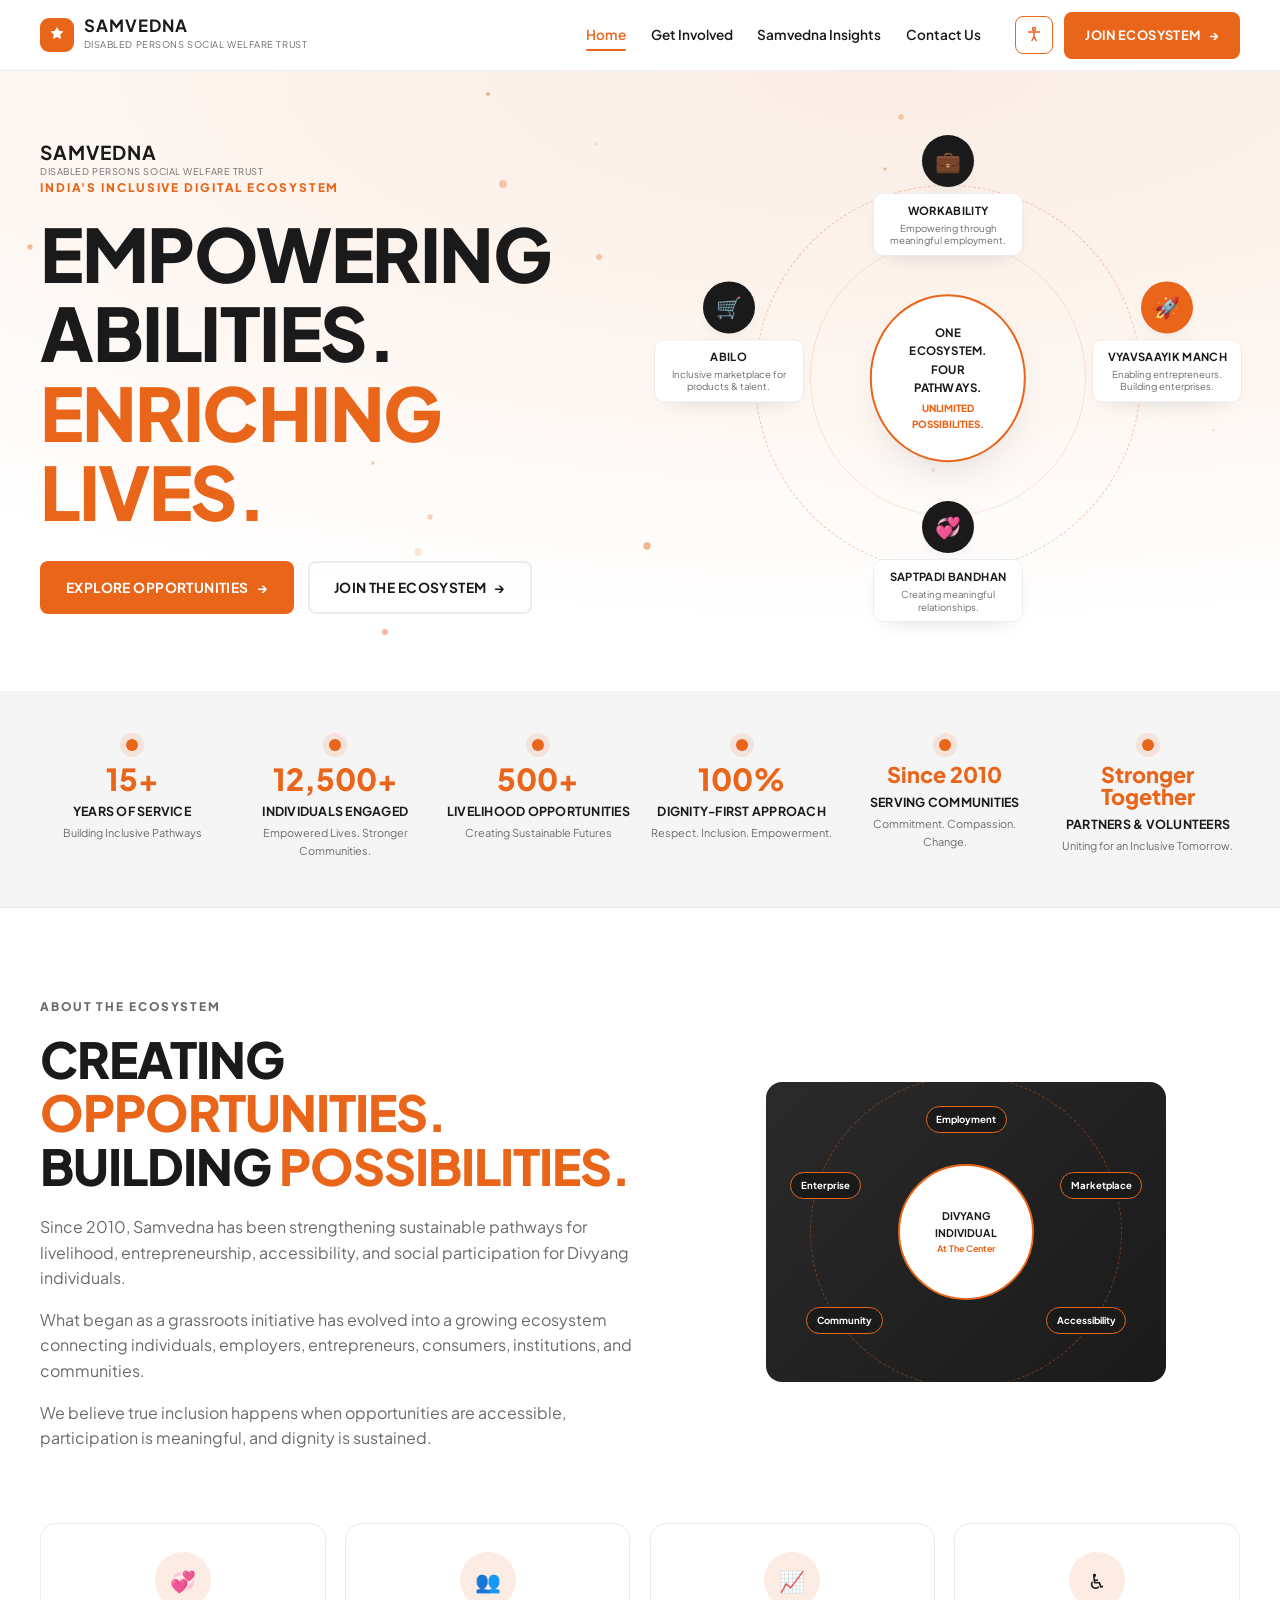
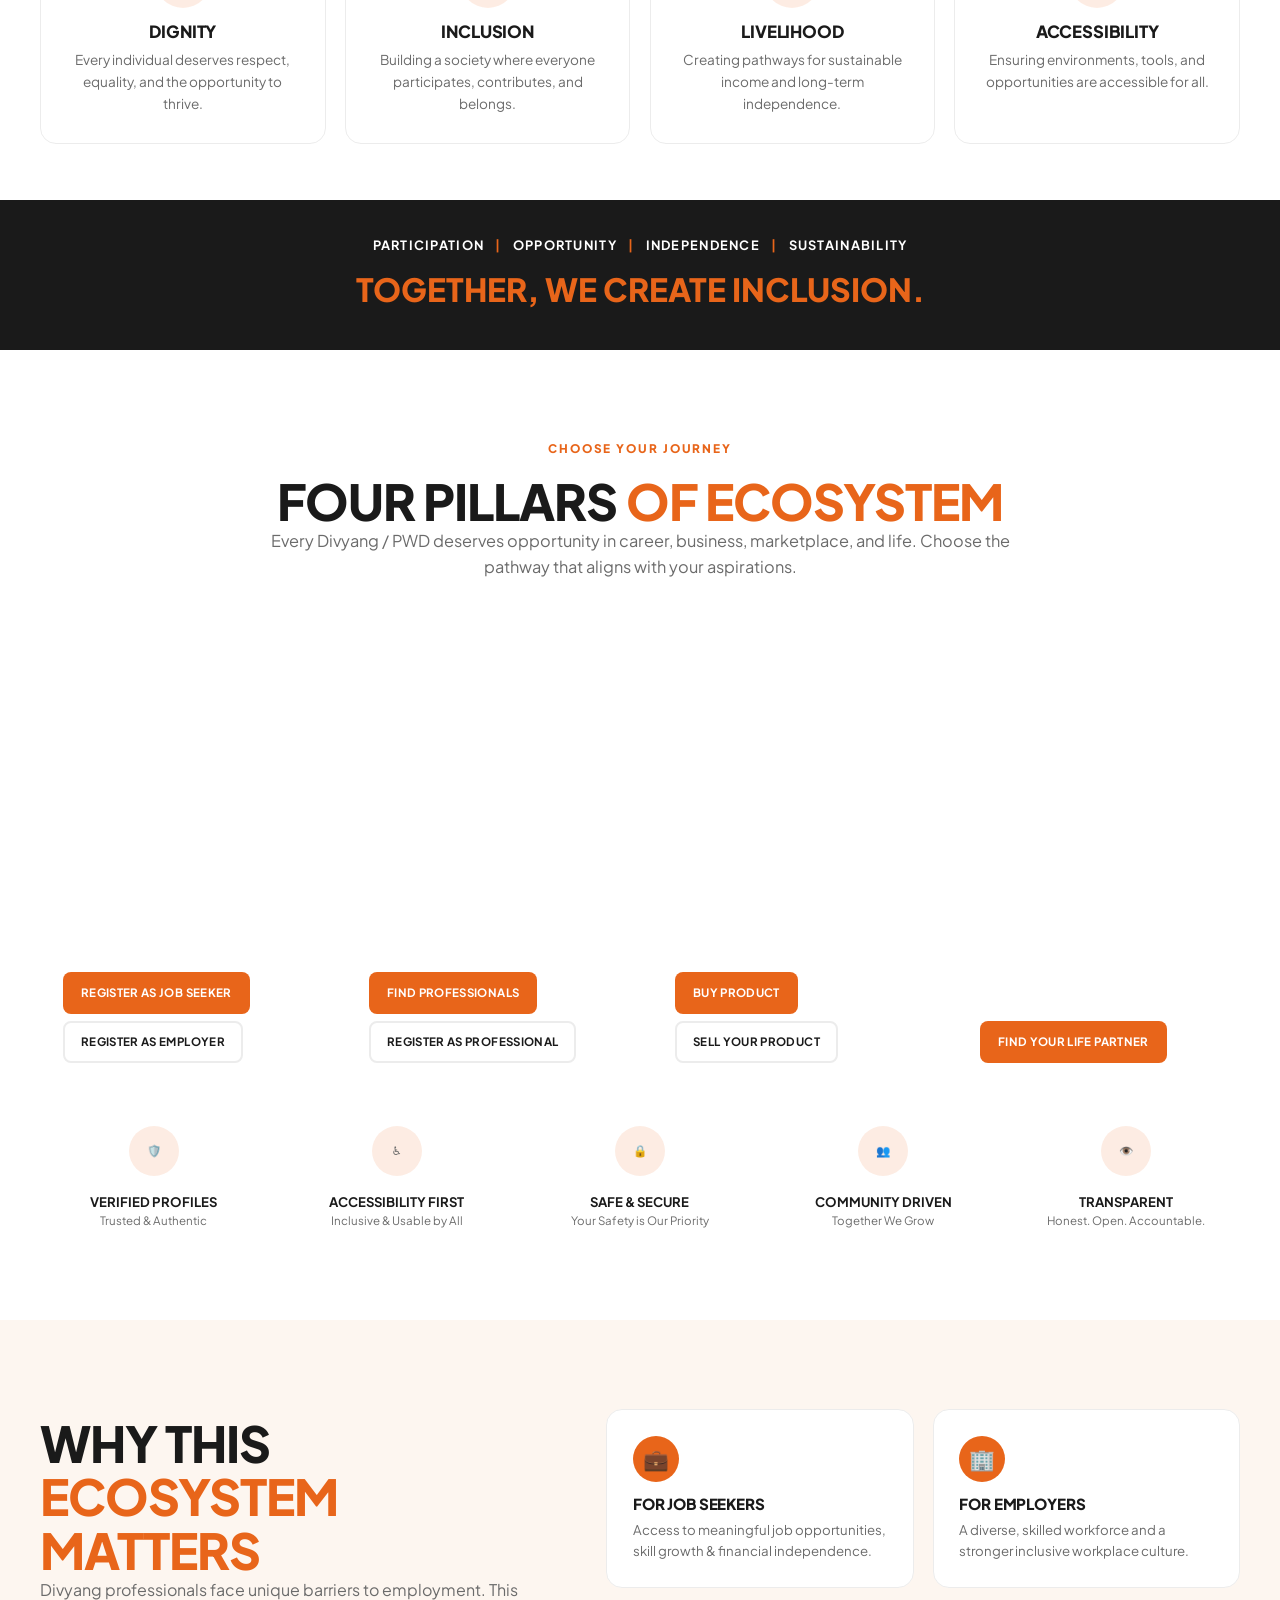
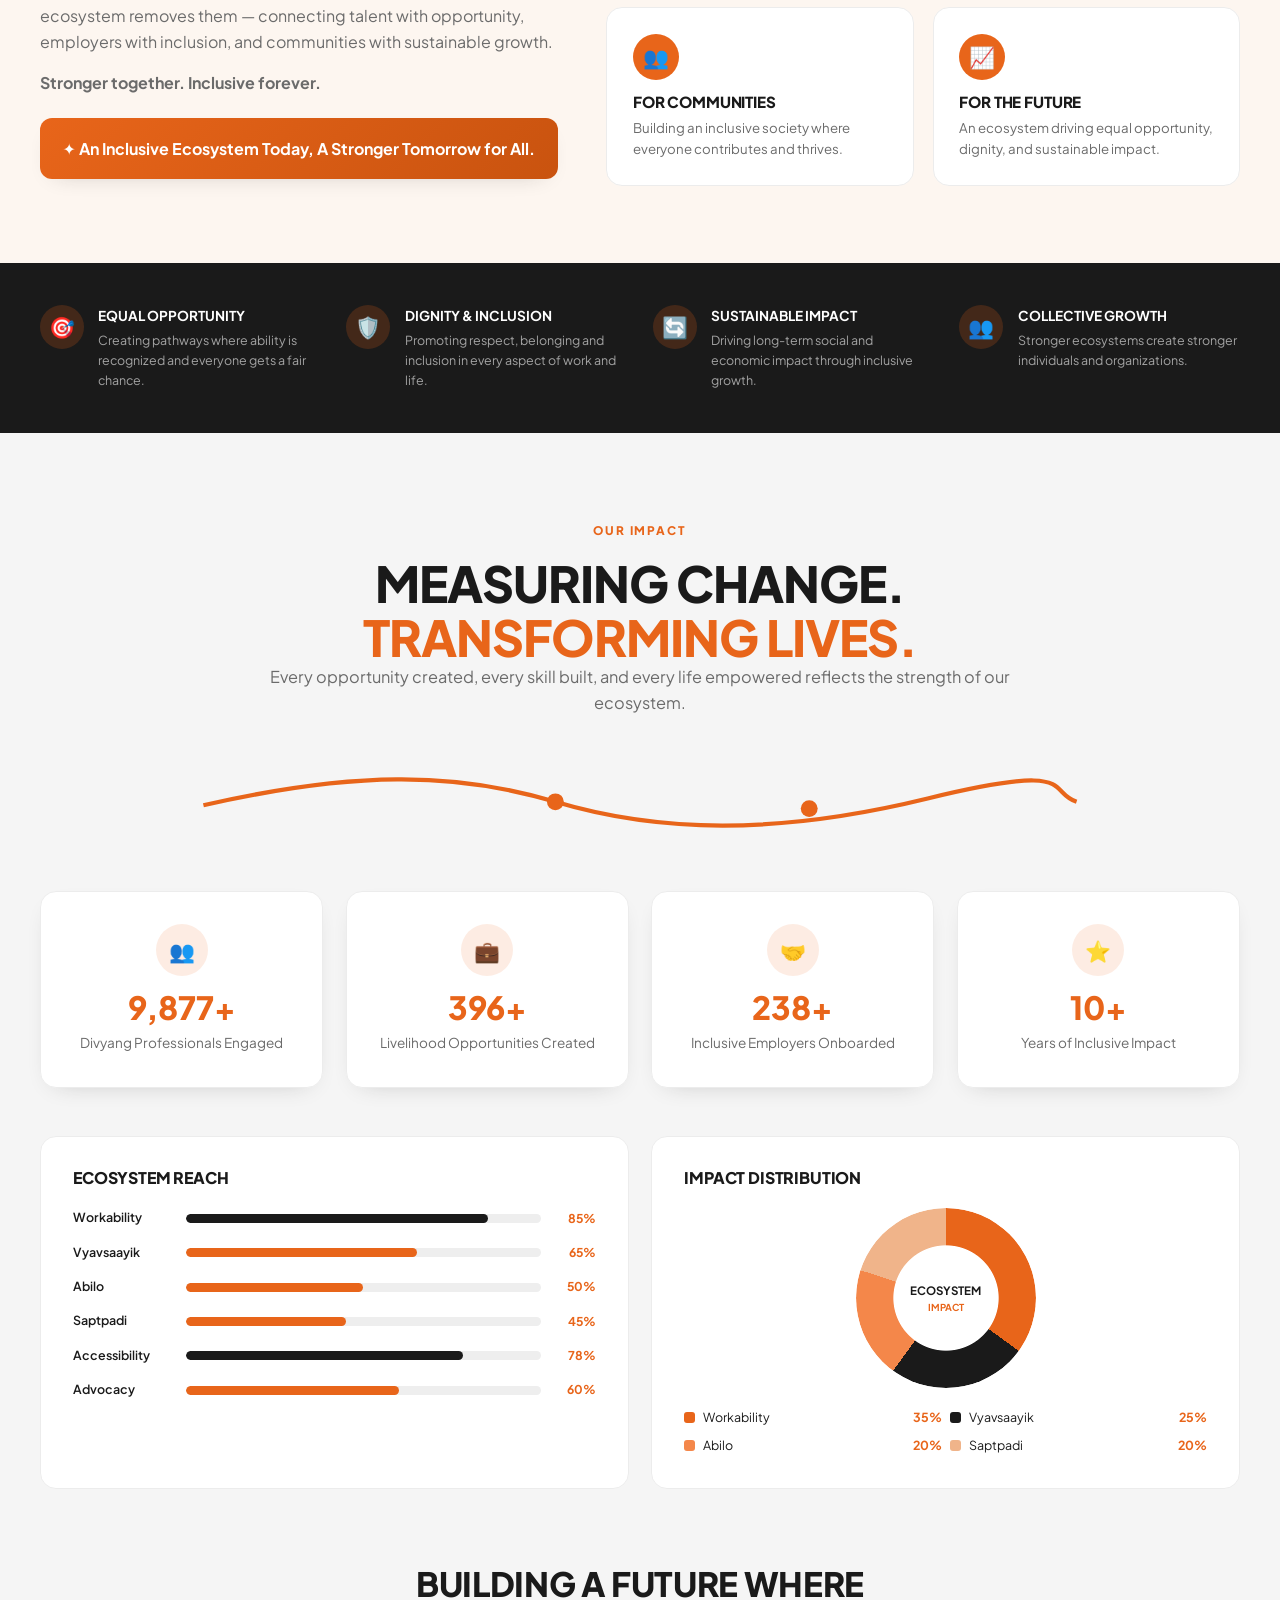
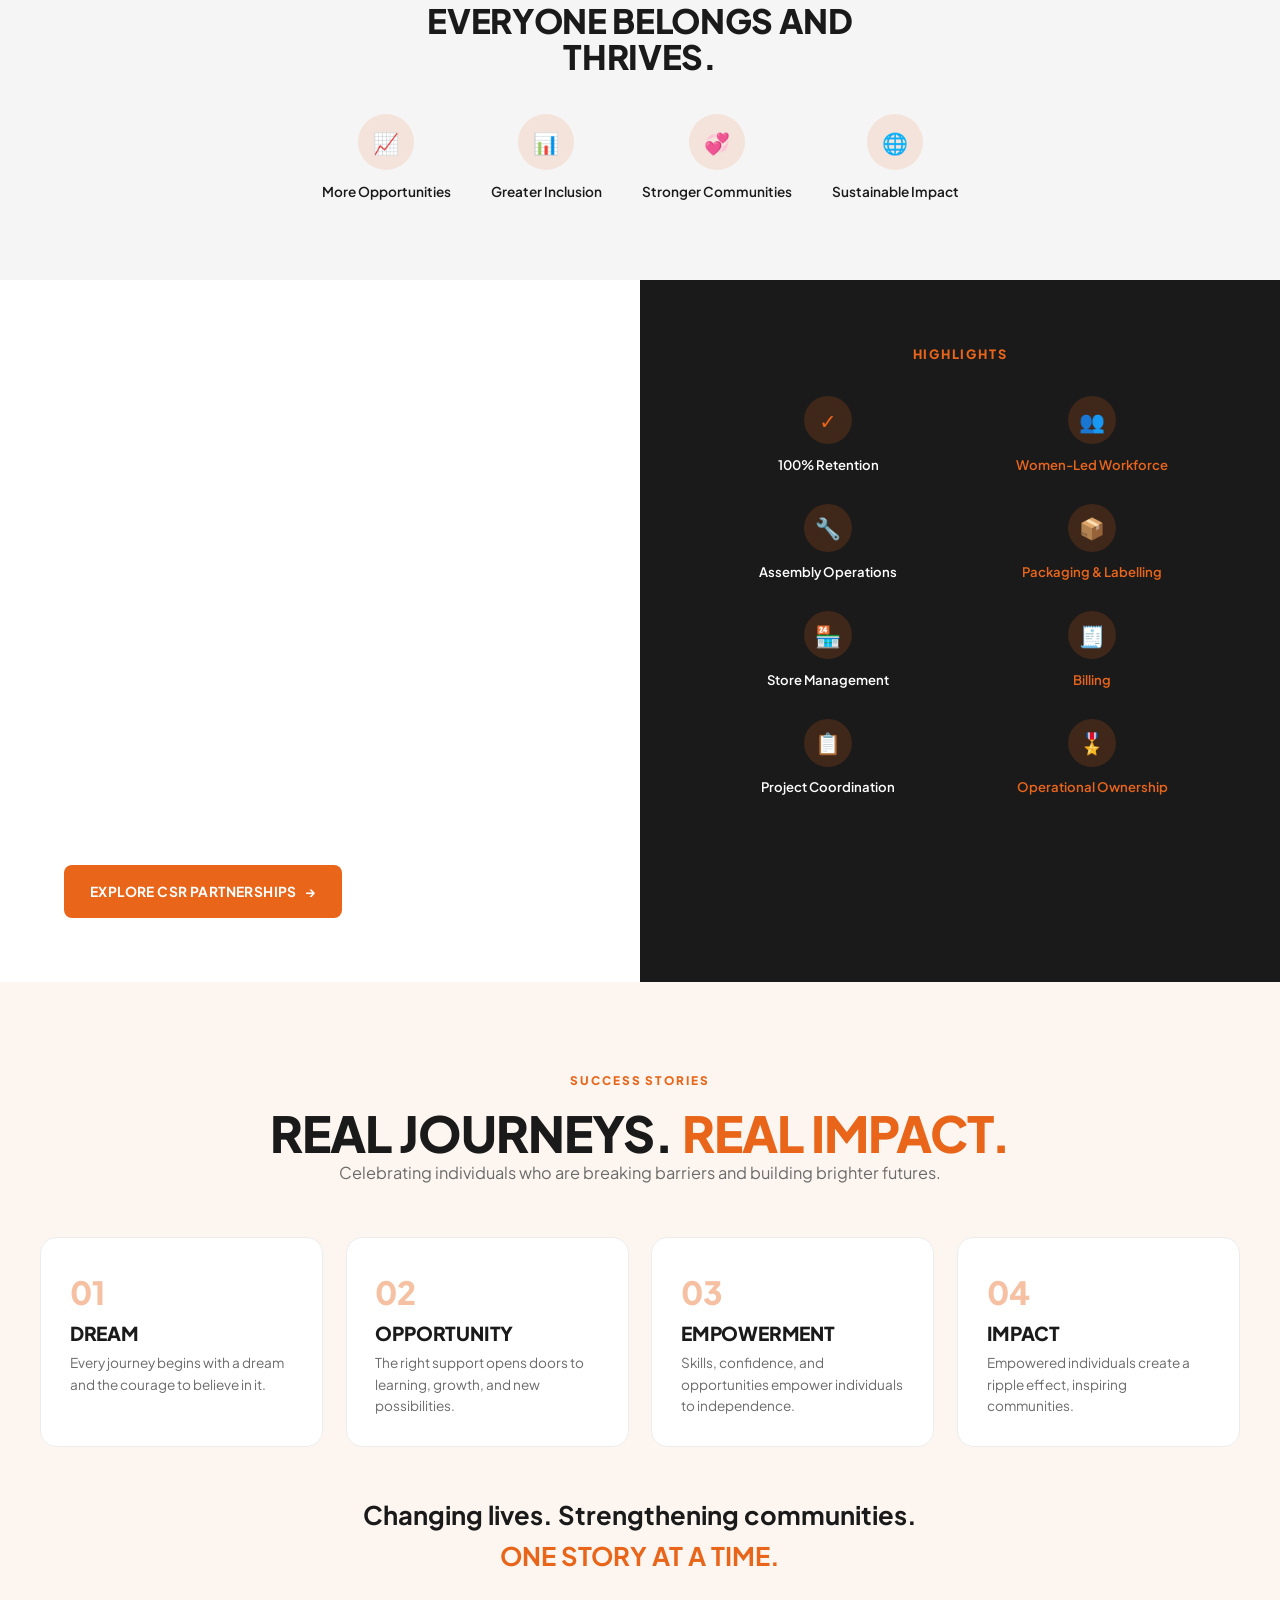
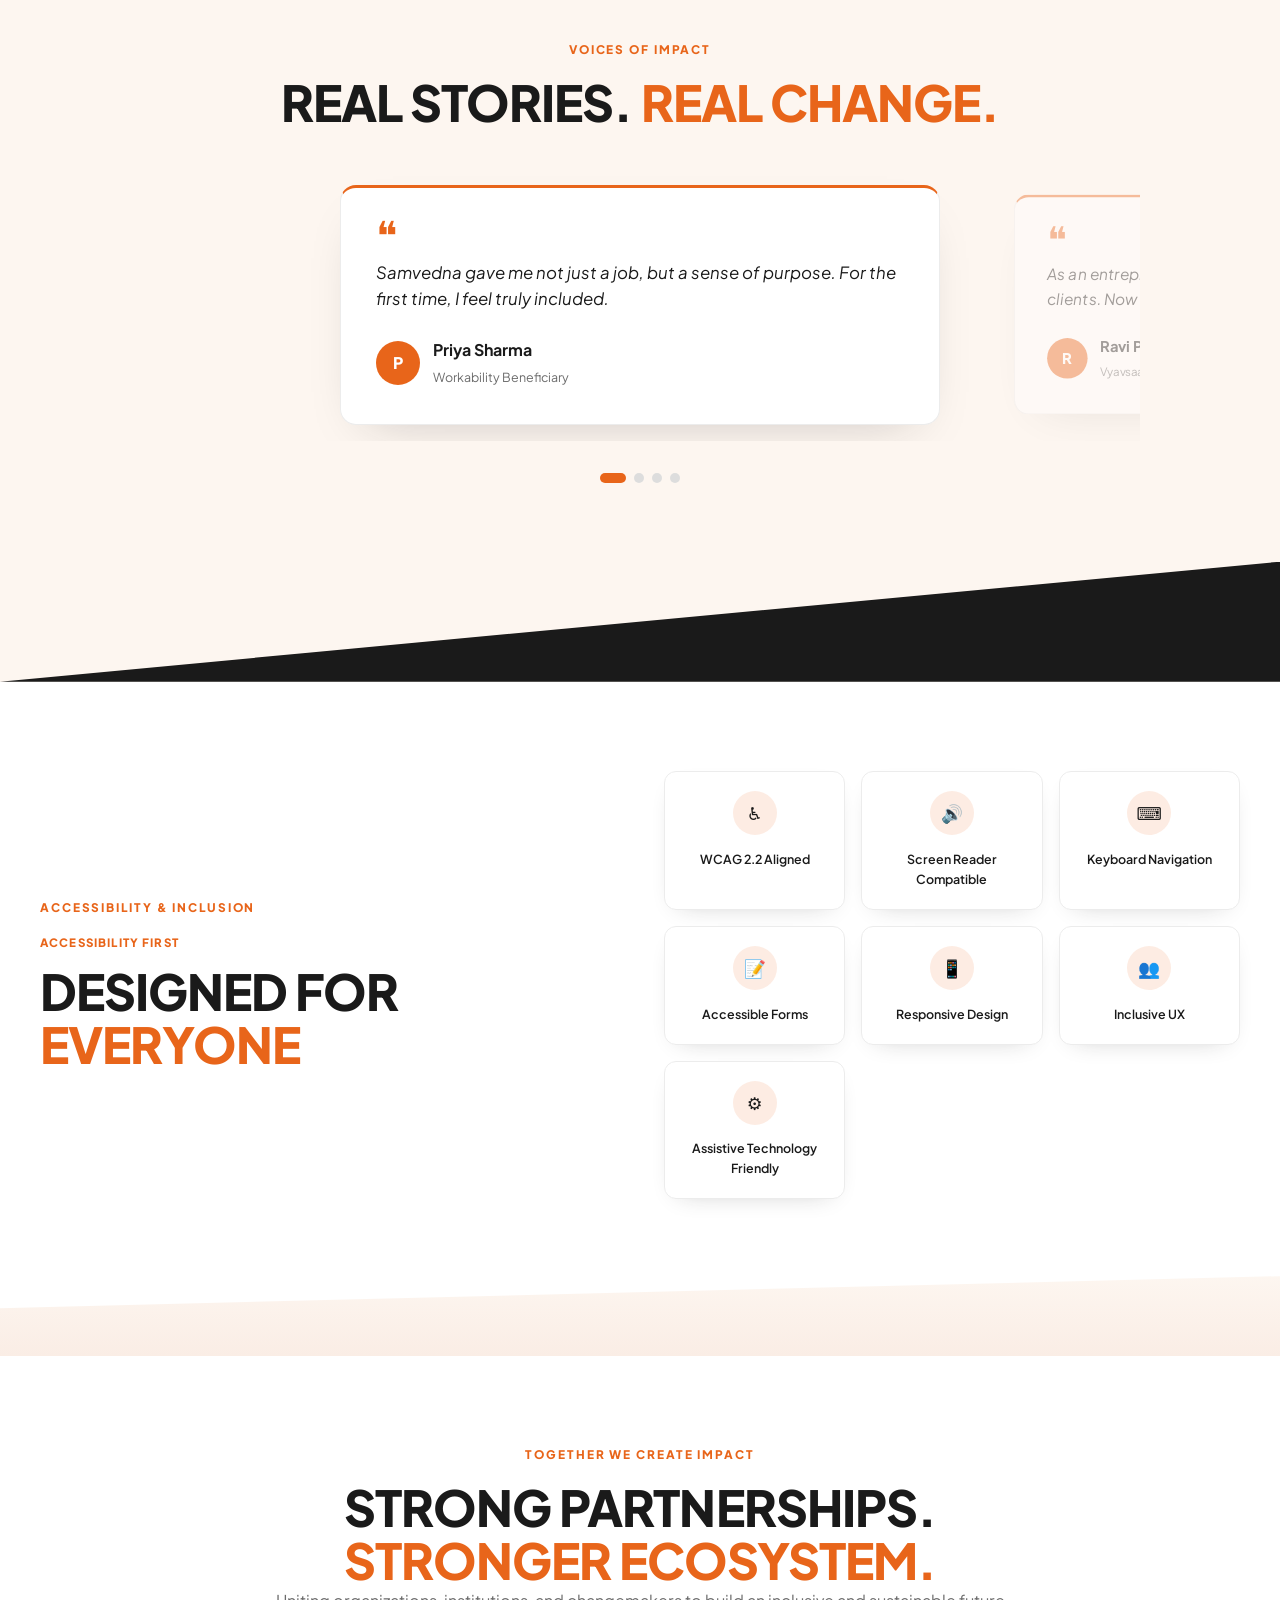
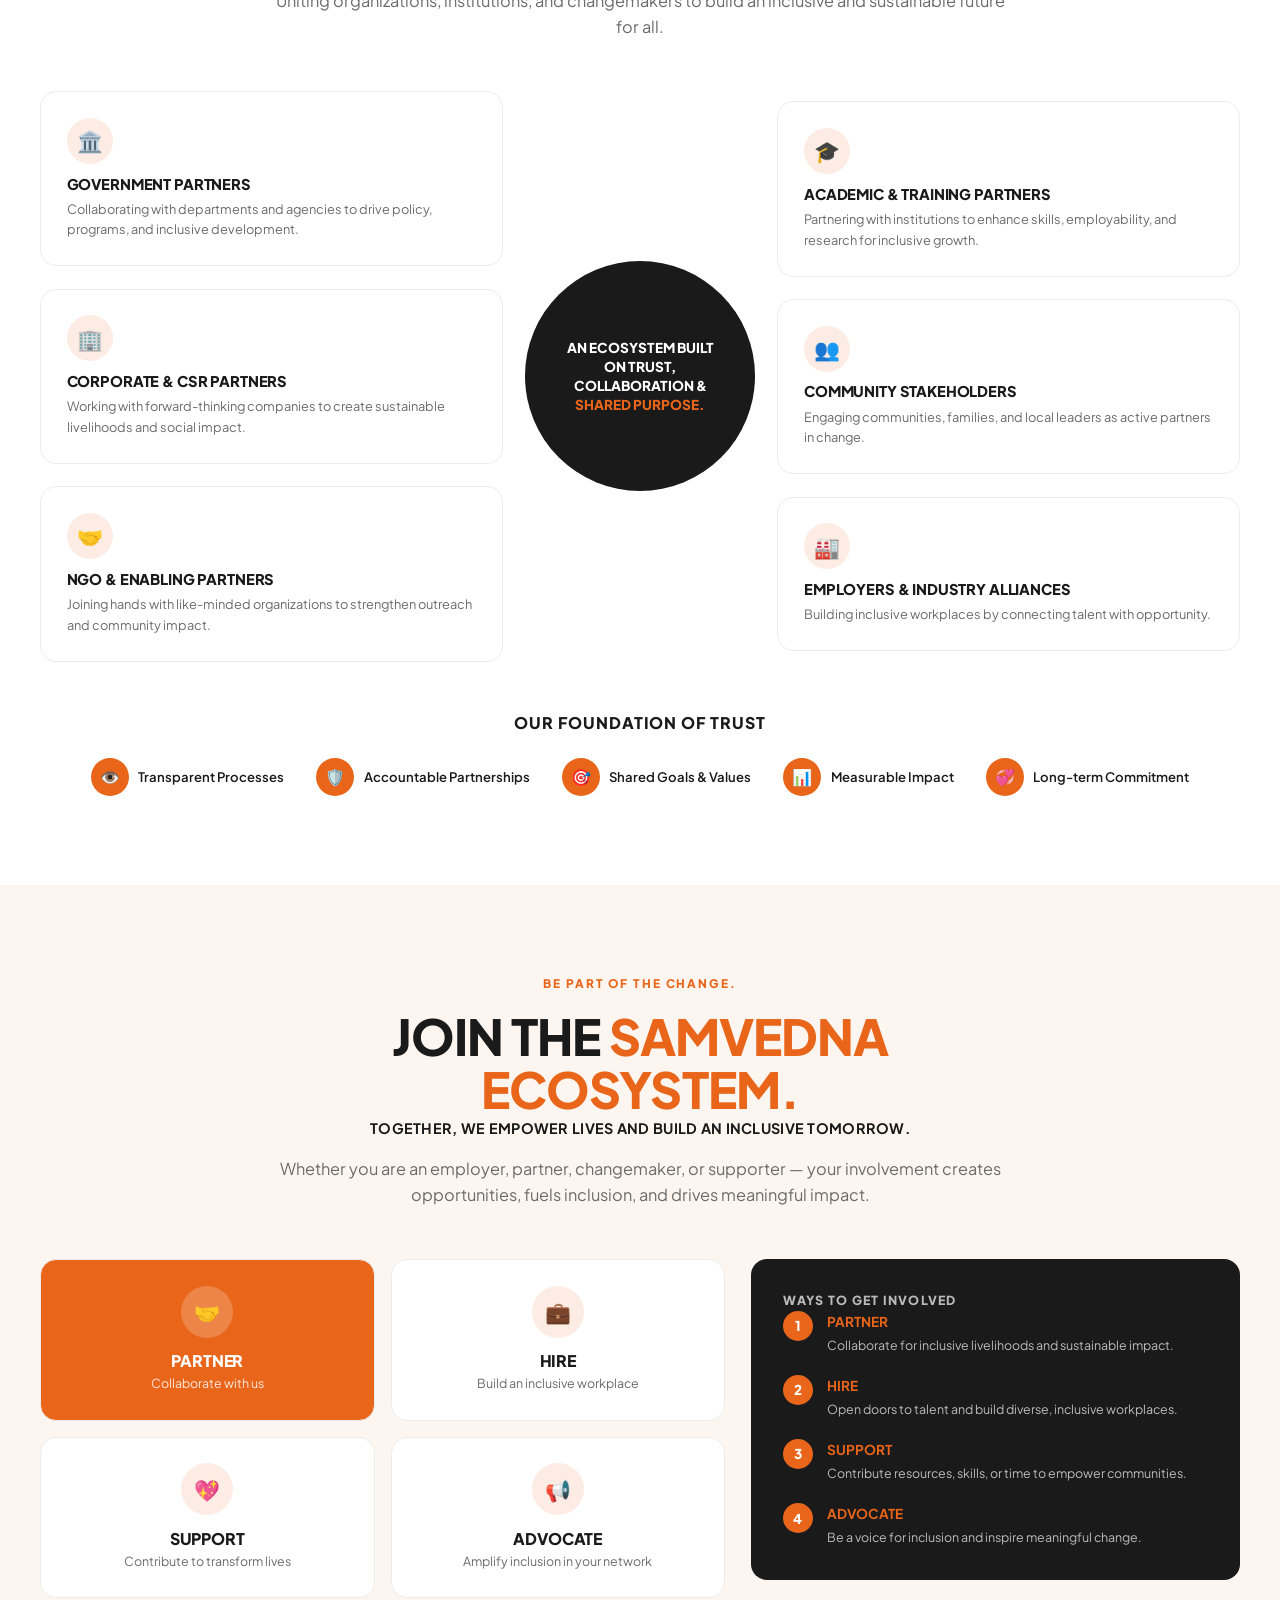
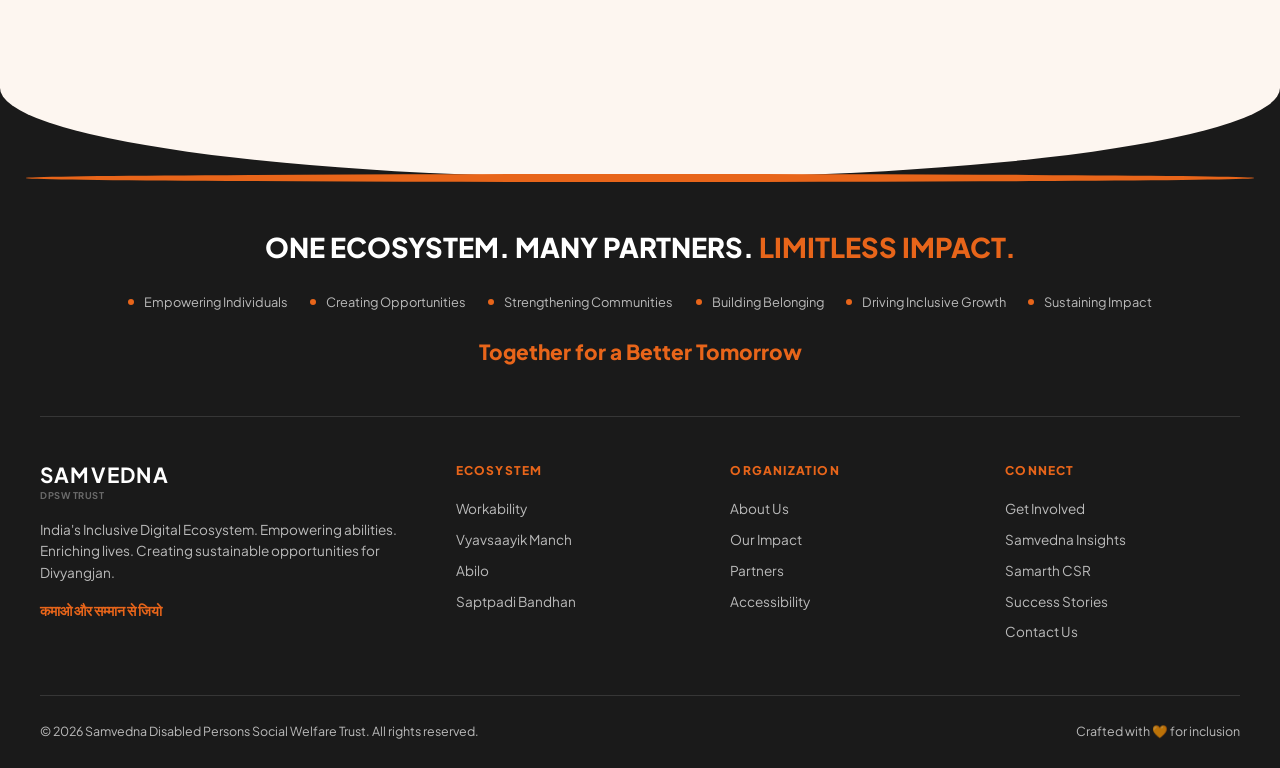
<file: index.html>
<!DOCTYPE html>
<html lang="en">
<head>
  <meta charset="UTF-8" />
  <meta name="viewport" content="width=device-width, initial-scale=1.0" />
  <title>Samvedna — India's Inclusive Digital Ecosystem | DPSW Trust</title>
  <meta name="description" content="Empowering Abilities. Enriching Lives. Samvedna Disabled Persons Social Welfare Trust creates sustainable opportunities for Divyang/PWD individuals through livelihood, enterprise, accessibility, participation, and dignity." />
  <meta name="author" content="Samvedna DPSW Trust" />
  <meta name="robots" content="index, follow" />
  <meta property="og:type" content="website" />
  <meta property="og:site_name" content="Samvedna DPSW Trust" />
  <meta property="og:title" content="Samvedna — India's Inclusive Digital Ecosystem" />
  <meta property="og:description" content="Empowering Abilities. Enriching Lives. Creating sustainable opportunities for Divyang/PWD individuals." />
  <meta property="og:locale" content="en_IN" />

  <link rel="preconnect" href="https://fonts.googleapis.com" />
  <link rel="preconnect" href="https://fonts.gstatic.com" crossorigin />
  <link href="https://fonts.googleapis.com/css2?family=Plus+Jakarta+Sans:ital,wght@0,400;0,500;0,600;0,700;0,800;1,400;1,500&display=swap" rel="stylesheet" />
  <link rel="stylesheet" href="assets/css/style.css" />
</head>
<body>
  <a class="skip-link" href="#main-content">Skip to main content</a>

  <div class="scroll-progress" id="scroll-progress" aria-hidden="true"></div>
  <canvas class="cursor-canvas" id="cursor-canvas" aria-hidden="true"></canvas>

  <!-- ============ HEADER ============ -->
  <header class="site-header" id="site-header">
    <div class="wrap header-inner">
      <a class="brand" href="#hero" aria-label="Samvedna — home">
        <span class="brand-mark" aria-hidden="true">
          <svg viewBox="0 0 24 24" width="20" height="20"><path fill="#fff" d="M12 2l2.4 4.9 5.4.8-3.9 3.8.9 5.4-4.8-2.5-4.8 2.5.9-5.4L4.2 7.7l5.4-.8z"/></svg>
        </span>
        <span class="brand-text"><strong>SAMVEDNA</strong><small>Disabled Persons Social Welfare Trust</small></span>
      </a>

      <nav class="main-nav" id="main-nav" aria-label="Primary">
        <ul>
          <li><a href="#hero">Home</a></li>
          <li><a href="pages/get-involved.html">Get Involved</a></li>
          <li><a href="pages/insights.html">Samvedna Insights</a></li>
          <li><a href="pages/contact.html">Contact Us</a></li>
        </ul>
      </nav>

      <div class="header-actions">
        <button class="a11y-btn" aria-label="Accessibility options" title="Accessibility">
          <svg viewBox="0 0 24 24" width="18" height="18" fill="none" stroke="currentColor" stroke-width="2"><circle cx="12" cy="4" r="2"/><path d="M4 8h16M12 8v6m0 0l-3 6m3-6l3 6"/></svg>
        </button>
        <a class="btn btn-solid header-cta" href="#get-involved">Join Ecosystem <span class="arr">&rarr;</span></a>
      </div>

      <button class="nav-toggle" id="nav-toggle" aria-expanded="false" aria-controls="main-nav" aria-label="Open menu">
        <span></span><span></span><span></span>
      </button>
    </div>
  </header>

  <main id="main-content">

    <!-- ============ HERO ============ -->
    <section class="hero" id="hero">
      <div class="particles" id="particles" aria-hidden="true"></div>
      <div class="wrap hero-inner">
        <div class="hero-copy">
          <span class="brand-text hero-logo"><strong>SAMVEDNA</strong><small>Disabled Persons Social Welfare Trust</small></span>
          <p class="eyebrow">India's Inclusive Digital Ecosystem</p>
          <h1 class="hero-title">
            <span class="tw" data-tw="EMPOWERING ABILITIES." data-color="ink"></span>
            <span class="tw" data-tw="ENRICHING LIVES." data-color="orange" data-delay="1200"></span>
          </h1>
          <div class="hero-actions">
            <a class="btn btn-solid" href="#pillars">Explore Opportunities <span class="arr">&rarr;</span></a>
            <a class="btn btn-outline" href="#get-involved">Join The Ecosystem <span class="arr">&rarr;</span></a>
          </div>
        </div>

        <!-- Ecosystem orbit -->
        <div class="orbit-wrap reveal" role="img" aria-label="Ecosystem diagram: Workability, Vyavsaayik Manch, Abilo and Saptpadi Bandhan orbiting one ecosystem.">
          <span class="orbit-ring r1" aria-hidden="true"></span>
          <span class="orbit-ring r2" aria-hidden="true"></span>
          <div class="orbit-center">
            <strong>ONE ECOSYSTEM.</strong>
            <strong>FOUR PATHWAYS.</strong>
            <span class="oc-accent">UNLIMITED POSSIBILITIES.</span>
          </div>

          <div class="orb-node top">
            <span class="orb-icon dark">💼</span>
            <div class="orb-label"><strong>WORKABILITY</strong><small>Empowering through meaningful employment.</small></div>
          </div>
          <div class="orb-node right">
            <span class="orb-icon orange">🚀</span>
            <div class="orb-label"><strong>VYAVSAAYIK MANCH</strong><small>Enabling entrepreneurs. Building enterprises.</small></div>
          </div>
          <div class="orb-node bottom">
            <span class="orb-icon dark">💞</span>
            <div class="orb-label"><strong>SAPTPADI BANDHAN</strong><small>Creating meaningful relationships.</small></div>
          </div>
          <div class="orb-node left">
            <span class="orb-icon dark">🛒</span>
            <div class="orb-label"><strong>ABILO</strong><small>Inclusive marketplace for products &amp; talent.</small></div>
          </div>
        </div>
      </div>
    </section>

    <!-- ============ STATS ============ -->
    <section class="stats" aria-label="Our reach">
      <div class="wrap stats-grid">
        <div class="stat reveal"><span class="dot"></span><span class="stat-num" data-count="15" data-suffix="+">0</span><span class="stat-label">Years of Service</span><span class="stat-sub">Building Inclusive Pathways</span></div>
        <div class="stat reveal"><span class="dot"></span><span class="stat-num" data-count="12500" data-suffix="+">0</span><span class="stat-label">Individuals Engaged</span><span class="stat-sub">Empowered Lives. Stronger Communities.</span></div>
        <div class="stat reveal"><span class="dot"></span><span class="stat-num" data-count="500" data-suffix="+">0</span><span class="stat-label">Livelihood Opportunities</span><span class="stat-sub">Creating Sustainable Futures</span></div>
        <div class="stat reveal"><span class="dot"></span><span class="stat-num" data-count="100" data-suffix="%">0</span><span class="stat-label">Dignity-First Approach</span><span class="stat-sub">Respect. Inclusion. Empowerment.</span></div>
        <div class="stat reveal"><span class="dot"></span><span class="stat-num nc">Since 2010</span><span class="stat-label">Serving Communities</span><span class="stat-sub">Commitment. Compassion. Change.</span></div>
        <div class="stat reveal"><span class="dot"></span><span class="stat-num nc">Stronger Together</span><span class="stat-label">Partners &amp; Volunteers</span><span class="stat-sub">Uniting for an Inclusive Tomorrow.</span></div>
      </div>
    </section>

    <!-- ============ ABOUT ============ -->
    <section class="about" id="about">
      <div class="wrap">
        <div class="about-top">
          <div class="about-copy reveal">
            <p class="eyebrow">About The Ecosystem</p>
            <h2 class="section-title">Creating <span class="o">Opportunities.</span><br />Building <span class="o">Possibilities.</span></h2>
            <p>Since 2010, Samvedna has been strengthening sustainable pathways for livelihood, entrepreneurship, accessibility, and social participation for Divyang individuals.</p>
            <p>What began as a grassroots initiative has evolved into a growing ecosystem connecting individuals, employers, entrepreneurs, consumers, institutions, and communities.</p>
            <p>We believe true inclusion happens when opportunities are accessible, participation is meaningful, and dignity is sustained.</p>
          </div>
          <div class="about-visual reveal" aria-hidden="true">
            <div class="person-orbit">
              <span class="po-ring"></span>
              <div class="po-center"><strong>DIVYANG</strong><strong>INDIVIDUAL</strong><small>At The Center</small></div>
              <span class="po-node n-top">Employment</span>
              <span class="po-node n-tr">Marketplace</span>
              <span class="po-node n-br">Accessibility</span>
              <span class="po-node n-bl">Community</span>
              <span class="po-node n-tl">Enterprise</span>
            </div>
          </div>
        </div>

        <div class="value-cards">
          <article class="value-card reveal"><span class="vc-icon">💞</span><h3>Dignity</h3><p>Every individual deserves respect, equality, and the opportunity to thrive.</p></article>
          <article class="value-card reveal"><span class="vc-icon">👥</span><h3>Inclusion</h3><p>Building a society where everyone participates, contributes, and belongs.</p></article>
          <article class="value-card reveal"><span class="vc-icon">📈</span><h3>Livelihood</h3><p>Creating pathways for sustainable income and long-term independence.</p></article>
          <article class="value-card reveal"><span class="vc-icon">♿</span><h3>Accessibility</h3><p>Ensuring environments, tools, and opportunities are accessible for all.</p></article>
        </div>
      </div>

      <div class="band">
        <div class="wrap band-inner">
          <p class="band-pills"><span>Participation</span><i>|</i><span>Opportunity</span><i>|</i><span>Independence</span><i>|</i><span>Sustainability</span></p>
          <p class="band-title o">Together, We Create Inclusion.</p>
        </div>
      </div>
    </section>

    <!-- ============ PILLARS ============ -->
    <section class="pillars" id="pillars">
      <div class="wrap">
        <header class="section-head reveal">
          <p class="eyebrow center">Choose Your Journey</p>
          <h2 class="section-title">Four Pillars <span class="o">of Ecosystem</span></h2>
          <p class="section-lead">Every Divyang / PWD deserves opportunity in career, business, marketplace, and life. Choose the pathway that aligns with your aspirations.</p>
        </header>

        <div class="pillar-grid">
          <article class="pillar reveal">
            <div class="pillar-top grad-work"><span class="pillar-badge dark">💼</span></div>
            <div class="pillar-body">
              <h3>Workability</h3><p class="p-tag">Jobs / Naukri Portal</p>
              <p class="p-hi">Samaveshi Rojgar Ki Nai Pahechan.</p>
              <p>Connecting skilled Divyang professionals with inclusive employers.</p>
              <div class="p-actions"><a class="btn btn-small btn-solid" href="#get-involved">Register as Job Seeker</a><a class="btn btn-small btn-outline" href="#get-involved">Register as Employer</a></div>
            </div>
          </article>
          <article class="pillar reveal">
            <div class="pillar-top grad-enter"><span class="pillar-badge orange">🚀</span></div>
            <div class="pillar-body">
              <h3>Vyavsaayik Manch</h3><p class="p-tag">Entrepreneurs Hub</p>
              <p class="p-hi">Vichaar Se Vyavsaay Tak — Aapka Apna Manch.</p>
              <p>Supporting entrepreneurship, innovation, and self-reliance.</p>
              <div class="p-actions"><a class="btn btn-small btn-solid" href="#get-involved">Find Professionals</a><a class="btn btn-small btn-outline" href="#get-involved">Register as Professional</a></div>
            </div>
          </article>
          <article class="pillar reveal">
            <div class="pillar-top grad-market"><span class="pillar-badge dark">🛒</span></div>
            <div class="pillar-body">
              <h3>Abilo</h3><p class="p-tag">Buy / Sell Products</p>
              <p class="p-hi">Uddeshpurn Kharide. Garv Se Beche.</p>
              <p>A purpose-driven marketplace by Divyang entrepreneurs.</p>
              <div class="p-actions"><a class="btn btn-small btn-solid" href="#get-involved">Buy Product</a><a class="btn btn-small btn-outline" href="#get-involved">Sell Your Product</a></div>
            </div>
          </article>
          <article class="pillar reveal">
            <div class="pillar-top grad-matri"><span class="pillar-badge orange">💞</span></div>
            <div class="pillar-body">
              <h3>Saptpadi Bandhan</h3><p class="p-tag">Matrimony Portal</p>
              <p class="p-hi">Saat Kadam. Jeevan Bhar Ka Samman.</p>
              <p>A dignified matrimony platform rooted in respect.</p>
              <div class="p-actions"><a class="btn btn-small btn-solid" href="#get-involved">Find Your Life Partner</a></div>
            </div>
          </article>
        </div>

        <ul class="trust-row reveal">
          <li><span class="tr-icon">🛡️</span><strong>Verified Profiles</strong><span>Trusted &amp; Authentic</span></li>
          <li><span class="tr-icon">♿</span><strong>Accessibility First</strong><span>Inclusive &amp; Usable by All</span></li>
          <li><span class="tr-icon">🔒</span><strong>Safe &amp; Secure</strong><span>Your Safety is Our Priority</span></li>
          <li><span class="tr-icon">👥</span><strong>Community Driven</strong><span>Together We Grow</span></li>
          <li><span class="tr-icon">👁️</span><strong>Transparent</strong><span>Honest. Open. Accountable.</span></li>
        </ul>
      </div>
    </section>

    <!-- ============ WHY ============ -->
    <section class="why" id="why">
      <div class="wrap why-grid">
        <div class="why-intro reveal">
          <h2 class="section-title">Why This <span class="o">Ecosystem Matters</span></h2>
          <p>Divyang professionals face unique barriers to employment. This ecosystem removes them — connecting talent with opportunity, employers with inclusion, and communities with sustainable growth.</p>
          <p class="why-strong">Stronger together. Inclusive forever.</p>
          <div class="why-card-cta">✦ An Inclusive Ecosystem Today, A Stronger Tomorrow for All.</div>
        </div>
        <div class="why-cards">
          <article class="why-card reveal"><span class="wc-icon">💼</span><h3>For Job Seekers</h3><p>Access to meaningful job opportunities, skill growth &amp; financial independence.</p></article>
          <article class="why-card reveal"><span class="wc-icon">🏢</span><h3>For Employers</h3><p>A diverse, skilled workforce and a stronger inclusive workplace culture.</p></article>
          <article class="why-card reveal"><span class="wc-icon">👥</span><h3>For Communities</h3><p>Building an inclusive society where everyone contributes and thrives.</p></article>
          <article class="why-card reveal"><span class="wc-icon">📈</span><h3>For The Future</h3><p>An ecosystem driving equal opportunity, dignity, and sustainable impact.</p></article>
        </div>
      </div>
      <div class="band">
        <div class="wrap band-grid">
          <div class="band-item reveal"><span class="bi-icon">🎯</span><div><strong>Equal Opportunity</strong><p>Creating pathways where ability is recognized and everyone gets a fair chance.</p></div></div>
          <div class="band-item reveal"><span class="bi-icon">🛡️</span><div><strong>Dignity &amp; Inclusion</strong><p>Promoting respect, belonging and inclusion in every aspect of work and life.</p></div></div>
          <div class="band-item reveal"><span class="bi-icon">🔄</span><div><strong>Sustainable Impact</strong><p>Driving long-term social and economic impact through inclusive growth.</p></div></div>
          <div class="band-item reveal"><span class="bi-icon">👥</span><div><strong>Collective Growth</strong><p>Stronger ecosystems create stronger individuals and organizations.</p></div></div>
        </div>
      </div>
    </section>

    <!-- ============ IMPACT ============ -->
    <section class="impact" id="impact">
      <div class="wrap">
        <header class="section-head reveal">
          <p class="eyebrow center">Our Impact</p>
          <h2 class="section-title">Measuring Change. <span class="o">Transforming Lives.</span></h2>
          <p class="section-lead">Every opportunity created, every skill built, and every life empowered reflects the strength of our ecosystem.</p>
        </header>

        <svg class="squiggle reveal" viewBox="0 0 520 40" preserveAspectRatio="xMidYMid meet" aria-hidden="true">
          <path d="M2 22 C 90 2, 150 2, 210 20 S 340 40, 430 18 S 500 14, 518 20" fill="none" stroke="#E8651A" stroke-width="2.5"/>
          <circle cx="210" cy="20" r="5" fill="#E8651A"/><circle cx="360" cy="24" r="5" fill="#E8651A"/>
        </svg>

        <div class="impact-cards">
          <div class="impact-card reveal"><span class="ic-icon">👥</span><span class="stat-num" data-count="9909" data-suffix="+">0</span><span>Divyang Professionals Engaged</span></div>
          <div class="impact-card reveal"><span class="ic-icon">💼</span><span class="stat-num" data-count="398" data-suffix="+">0</span><span>Livelihood Opportunities Created</span></div>
          <div class="impact-card reveal"><span class="ic-icon">🤝</span><span class="stat-num" data-count="239" data-suffix="+">0</span><span>Inclusive Employers Onboarded</span></div>
          <div class="impact-card reveal"><span class="ic-icon">⭐</span><span class="stat-num" data-count="11" data-suffix="+">0</span><span>Years of Inclusive Impact</span></div>
        </div>

        <div class="impact-charts">
          <div class="chart-card reveal">
            <h3>Ecosystem Reach</h3>
            <ul class="bars">
              <li><span class="bl">Workability</span><span class="bar dark"><i style="--v:85%"></i></span><span class="bv">85%</span></li>
              <li><span class="bl">Vyavsaayik</span><span class="bar"><i style="--v:65%"></i></span><span class="bv">65%</span></li>
              <li><span class="bl">Abilo</span><span class="bar"><i style="--v:50%"></i></span><span class="bv">50%</span></li>
              <li><span class="bl">Saptpadi</span><span class="bar"><i style="--v:45%"></i></span><span class="bv">45%</span></li>
              <li><span class="bl">Accessibility</span><span class="bar dark"><i style="--v:78%"></i></span><span class="bv">78%</span></li>
              <li><span class="bl">Advocacy</span><span class="bar"><i style="--v:60%"></i></span><span class="bv">60%</span></li>
            </ul>
          </div>
          <div class="chart-card reveal">
            <h3>Impact Distribution</h3>
            <div class="donut-wrap">
              <div class="donut" style="--w:35;--v:25;--a:20;--s:20;"></div>
              <div class="donut-center"><strong>ECOSYSTEM</strong><small>IMPACT</small></div>
            </div>
            <ul class="donut-legend">
              <li><i class="lg o"></i>Workability <b>35%</b></li>
              <li><i class="lg d"></i>Vyavsaayik <b>25%</b></li>
              <li><i class="lg l"></i>Abilo <b>20%</b></li>
              <li><i class="lg g"></i>Saptpadi <b>20%</b></li>
            </ul>
          </div>
        </div>
      </div>

      <div class="future">
        <div class="wrap">
          <h2 class="future-title reveal">Building a Future Where Everyone Belongs and Thrives.</h2>
          <ul class="future-items">
            <li class="reveal"><span class="fi-icon">📈</span>More Opportunities</li>
            <li class="reveal"><span class="fi-icon">📊</span>Greater Inclusion</li>
            <li class="reveal"><span class="fi-icon">💞</span>Stronger Communities</li>
            <li class="reveal"><span class="fi-icon">🌐</span>Sustainable Impact</li>
          </ul>
        </div>
      </div>
    </section>

    <!-- ============ SAMARTH ============ -->
    <section class="samarth" id="samarth">
      <div class="samarth-split">
        <div class="samarth-left reveal">
          <p class="eyebrow"><span class="dot-o"></span> Samarth CSR Model</p>
          <p class="csr-tag">CSR In Action</p>
          <h2 class="section-title light">Inclusion That Creates <span class="o">Sustainable Livelihoods</span></h2>
          <p>Since 2019, Project Samarth has demonstrated how long-term CSR partnerships can create measurable livelihood opportunities for women with disabilities.</p>
          <p class="csr-support">Supported by <b>L&amp;T</b> and <b>Schneider Electric</b>, Vadodara.</p>
          <div class="csr-quote">From Participation to Ownership.</div>
          <a class="btn btn-solid" href="#get-involved">Explore CSR Partnerships <span class="arr">&rarr;</span></a>
        </div>
        <div class="samarth-right reveal">
          <p class="hl-title">Highlights</p>
          <ul class="hl-grid">
            <li><span class="hl-icon">✓</span>100% Retention</li>
            <li><span class="hl-icon">👥</span>Women-Led Workforce</li>
            <li><span class="hl-icon">🔧</span>Assembly Operations</li>
            <li><span class="hl-icon">📦</span>Packaging &amp; Labelling</li>
            <li><span class="hl-icon">🏪</span>Store Management</li>
            <li><span class="hl-icon">🧾</span>Billing</li>
            <li><span class="hl-icon">📋</span>Project Coordination</li>
            <li><span class="hl-icon">🎖️</span>Operational Ownership</li>
          </ul>
        </div>
      </div>
    </section>

    <!-- ============ STORIES ============ -->
    <section class="stories" id="stories">
      <div class="wrap">
        <header class="section-head reveal">
          <p class="eyebrow center">Success Stories</p>
          <h2 class="section-title">Real Journeys. <span class="o">Real Impact.</span></h2>
          <p class="section-lead">Celebrating individuals who are breaking barriers and building brighter futures.</p>
        </header>
        <ol class="journey">
          <li class="reveal"><span class="j-step">01</span><h3>Dream</h3><p>Every journey begins with a dream and the courage to believe in it.</p></li>
          <li class="reveal"><span class="j-step">02</span><h3>Opportunity</h3><p>The right support opens doors to learning, growth, and new possibilities.</p></li>
          <li class="reveal"><span class="j-step">03</span><h3>Empowerment</h3><p>Skills, confidence, and opportunities empower individuals to independence.</p></li>
          <li class="reveal"><span class="j-step">04</span><h3>Impact</h3><p>Empowered individuals create a ripple effect, inspiring communities.</p></li>
        </ol>
        <p class="stories-slogan reveal">Changing lives. Strengthening communities.<br /><span class="o">One Story at a Time.</span></p>

        <div class="testimonials reveal">
          <p class="eyebrow center">Voices of Impact</p>
          <h2 class="section-title center">Real Stories. <span class="o">Real Change.</span></h2>
          <div class="t-viewport">
            <div class="t-track" id="t-track">
              <figure class="t-card"><span class="tq">&#10077;</span><blockquote>Samvedna gave me not just a job, but a sense of purpose. For the first time, I feel truly included.</blockquote><figcaption><span class="t-av">P</span><span><strong>Priya Sharma</strong><small>Workability Beneficiary</small></span></figcaption></figure>
              <figure class="t-card"><span class="tq">&#10077;</span><blockquote>As an entrepreneur, Vyavsaayik Manch helped me find my first clients. Now my business is growing every month.</blockquote><figcaption><span class="t-av">R</span><span><strong>Ravi Patel</strong><small>Vyavsaayik Manch Member</small></span></figcaption></figure>
              <figure class="t-card"><span class="tq">&#10077;</span><blockquote>Abilo marketplace let me sell my handmade products to customers across India. Dignity in every sale.</blockquote><figcaption><span class="t-av">S</span><span><strong>Sunita Devi</strong><small>Abilo Seller</small></span></figcaption></figure>
              <figure class="t-card"><span class="tq">&#10077;</span><blockquote>The CSR partnership with Samarth gave our team purpose and pride. We are not just employees — we are owners.</blockquote><figcaption><span class="t-av">M</span><span><strong>Meena Joshi</strong><small>Samarth CSR Participant</small></span></figcaption></figure>
            </div>
          </div>
          <div class="t-dots" id="t-dots" role="tablist" aria-label="Choose testimonial"></div>
        </div>
      </div>
      <div class="diag-black" aria-hidden="true"></div>
    </section>

    <!-- ============ ACCESSIBILITY ============ -->
    <section class="access" id="accessibility">
      <div class="wrap access-grid">
        <div class="access-copy reveal">
          <p class="eyebrow">Accessibility &amp; Inclusion</p>
          <p class="csr-tag">Accessibility First</p>
          <h2 class="section-title">Designed For <span class="o">Everyone</span></h2>
        </div>
        <ul class="access-list reveal">
          <li><span class="al-icon">♿</span>WCAG 2.2 Aligned</li>
          <li><span class="al-icon">🔊</span>Screen Reader Compatible</li>
          <li><span class="al-icon">⌨️</span>Keyboard Navigation</li>
          <li><span class="al-icon">📝</span>Accessible Forms</li>
          <li><span class="al-icon">📱</span>Responsive Design</li>
          <li><span class="al-icon">👥</span>Inclusive UX</li>
          <li><span class="al-icon">⚙️</span>Assistive Technology Friendly</li>
        </ul>
      </div>
      <div class="diag-peach" aria-hidden="true"></div>
    </section>

    <!-- ============ PARTNERS ============ -->
    <section class="partners" id="partners">
      <div class="wrap">
        <header class="section-head reveal">
          <p class="eyebrow center">Together We Create Impact</p>
          <h2 class="section-title">Strong Partnerships. <span class="o">Stronger Ecosystem.</span></h2>
          <p class="section-lead">Uniting organizations, institutions, and changemakers to build an inclusive and sustainable future for all.</p>
        </header>
        <div class="partner-layout">
          <div class="p-col">
            <article class="partner reveal"><span class="pt-icon">🏛️</span><h3>Government Partners</h3><p>Collaborating with departments and agencies to drive policy, programs, and inclusive development.</p></article>
            <article class="partner reveal"><span class="pt-icon">🏢</span><h3>Corporate &amp; CSR Partners</h3><p>Working with forward-thinking companies to create sustainable livelihoods and social impact.</p></article>
            <article class="partner reveal"><span class="pt-icon">🤝</span><h3>NGO &amp; Enabling Partners</h3><p>Joining hands with like-minded organizations to strengthen outreach and community impact.</p></article>
          </div>
          <div class="p-center reveal" aria-hidden="true"><span>An Ecosystem Built on Trust, Collaboration &amp; <span class="o">Shared Purpose.</span></span></div>
          <div class="p-col">
            <article class="partner reveal"><span class="pt-icon">🎓</span><h3>Academic &amp; Training Partners</h3><p>Partnering with institutions to enhance skills, employability, and research for inclusive growth.</p></article>
            <article class="partner reveal"><span class="pt-icon">👥</span><h3>Community Stakeholders</h3><p>Engaging communities, families, and local leaders as active partners in change.</p></article>
            <article class="partner reveal"><span class="pt-icon">🏭</span><h3>Employers &amp; Industry Alliances</h3><p>Building inclusive workplaces by connecting talent with opportunity.</p></article>
          </div>
        </div>
        <div class="foundation reveal">
          <p class="fnd-title">Our Foundation of Trust</p>
          <ul>
            <li><span class="fnd-icon">👁️</span>Transparent Processes</li>
            <li><span class="fnd-icon">🛡️</span>Accountable Partnerships</li>
            <li><span class="fnd-icon">🎯</span>Shared Goals &amp; Values</li>
            <li><span class="fnd-icon">📊</span>Measurable Impact</li>
            <li><span class="fnd-icon">💞</span>Long-term Commitment</li>
          </ul>
        </div>
      </div>
    </section>

    <!-- ============ GET INVOLVED ============ -->
    <section class="get-involved" id="get-involved">
      <div class="wrap">
        <header class="section-head reveal">
          <p class="eyebrow center">Be Part of the Change.</p>
          <h2 class="section-title">Join The <span class="o">Samvedna Ecosystem.</span></h2>
          <p class="gi-strong">Together, we empower lives and build an inclusive tomorrow.</p>
          <p class="section-lead">Whether you are an employer, partner, changemaker, or supporter — your involvement creates opportunities, fuels inclusion, and drives meaningful impact.</p>
        </header>
        <div class="gi-layout">
          <div class="gi-cards">
            <article class="gi-card active reveal"><span class="gi-icon">🤝</span><h3>Partner</h3><p>Collaborate with us</p></article>
            <article class="gi-card reveal"><span class="gi-icon">💼</span><h3>Hire</h3><p>Build an inclusive workplace</p></article>
            <article class="gi-card reveal"><span class="gi-icon">💖</span><h3>Support</h3><p>Contribute to transform lives</p></article>
            <article class="gi-card reveal"><span class="gi-icon">📢</span><h3>Advocate</h3><p>Amplify inclusion in your network</p></article>
          </div>
          <div class="gi-panel reveal">
            <p class="gi-panel-title">Ways to Get Involved</p>
            <ol>
              <li><span class="gi-num">1</span><div><strong>Partner</strong><p>Collaborate for inclusive livelihoods and sustainable impact.</p></div></li>
              <li><span class="gi-num">2</span><div><strong>Hire</strong><p>Open doors to talent and build diverse, inclusive workplaces.</p></div></li>
              <li><span class="gi-num">3</span><div><strong>Support</strong><p>Contribute resources, skills, or time to empower communities.</p></div></li>
              <li><span class="gi-num">4</span><div><strong>Advocate</strong><p>Be a voice for inclusion and inspire meaningful change.</p></div></li>
            </ol>
          </div>
        </div>
      </div>
    </section>
  </main>

  <!-- ============ FOOTER ============ -->
  <footer class="site-footer">
    <div class="footer-curve" aria-hidden="true"></div>
    <div class="wrap footer-top">
      <p class="footer-slogan">One Ecosystem. Many Partners. <span class="o">Limitless Impact.</span></p>
      <ul class="footer-tags">
        <li>Empowering Individuals</li><li>Creating Opportunities</li><li>Strengthening Communities</li>
        <li>Building Belonging</li><li>Driving Inclusive Growth</li><li>Sustaining Impact</li>
      </ul>
      <p class="footer-together o">Together for a Better Tomorrow</p>
    </div>

    <div class="wrap footer-grid">
      <div class="footer-brand">
        <span class="brand-text"><strong>SAMVEDNA</strong><small class="o">DPSW Trust</small></span>
        <p>India's Inclusive Digital Ecosystem. Empowering abilities. Enriching lives. Creating sustainable opportunities for Divyangjan.</p>
        <p class="footer-hindi o" lang="hi">कमाओ और सम्मान से जियो</p>
      </div>
      <nav class="footer-col" aria-label="Ecosystem"><h4>Ecosystem</h4><ul><li><a href="#pillars">Workability</a></li><li><a href="#pillars">Vyavsaayik Manch</a></li><li><a href="#pillars">Abilo</a></li><li><a href="#pillars">Saptpadi Bandhan</a></li></ul></nav>
      <nav class="footer-col" aria-label="Organization"><h4>Organization</h4><ul><li><a href="#about">About Us</a></li><li><a href="#impact">Our Impact</a></li><li><a href="#partners">Partners</a></li><li><a href="#accessibility">Accessibility</a></li></ul></nav>
     <nav class="footer-col" aria-label="Connect"><h4>Connect</h4><ul><li><a href="pages/get-involved.html">Get Involved</a></li><li><a href="pages/insights.html">Samvedna Insights</a></li><li><a href="#samarth">Samarth CSR</a></li><li><a href="#stories">Success Stories</a></li><li><a href="pages/contact.html">Contact Us</a></li></ul></nav>
    </div>
    <div class="wrap footer-bottom">
      <p>&copy; <span id="year">2026</span> Samvedna Disabled Persons Social Welfare Trust. All rights reserved.</p>
      <p>Crafted with 🧡 for inclusion</p>
    </div>
  </footer>

  <script src="assets/js/main.js"></script>
</body>
</html>
</file>
<file: assets/css/style.css>
/* =====================================================================
   SAMVEDNA — DPSW Trust  |  Orange (#E8651A) + Black (#1A1A1A) + Cream
   ===================================================================== */
:root{
  --orange:#E8651A; --orange-d:#c9530f; --orange-l:#f4874a;
  --ink:#1A1A1A; --ink-2:#2a2a2a; --gray:#6b6b6b; --gray-l:#9a9a9a;
  --cream:#FAEDE5; --cream-2:#FBF3EC; --peach:#FDF6F0;
  --white:#fff; --off:#f5f5f5; --line:#ececec; --line-d:rgba(255,255,255,.12);
  --font:'Plus Jakarta Sans',system-ui,-apple-system,sans-serif;
  --wrap:1200px; --radius:16px; --radius-sm:12px;
  --shadow:0 20px 50px -28px rgba(26,26,26,.25);
  --shadow-sm:0 8px 24px -16px rgba(26,26,26,.3);
  --ease:cubic-bezier(.22,1,.36,1);
}
*,*::before,*::after{box-sizing:border-box}
html{scroll-behavior:smooth;-webkit-text-size-adjust:100%}
body{margin:0;font-family:var(--font);color:var(--ink);background:var(--white);line-height:1.6;font-size:16px;-webkit-font-smoothing:antialiased}
img{max-width:100%;display:block}
a{color:inherit;text-decoration:none}
ul,ol{margin:0;padding:0;list-style:none}
h1,h2,h3,h4{margin:0;font-weight:800;line-height:1.08;letter-spacing:-.01em}
p{margin:0 0 1rem}
.wrap{width:min(100% - 2.5rem,var(--wrap));margin-inline:auto}
.o{color:var(--orange)}
.skip-link{position:absolute;left:1rem;top:-60px;background:var(--orange);color:#fff;padding:.7rem 1.2rem;border-radius:0 0 10px 10px;z-index:500;transition:top .2s}
.skip-link:focus{top:0}
:focus-visible{outline:3px solid var(--orange);outline-offset:3px;border-radius:4px}

/* eyebrow / titles */
.eyebrow{font-size:.74rem;font-weight:800;letter-spacing:.16em;text-transform:uppercase;color:var(--orange);margin:0 0 1rem;display:flex;align-items:center;gap:.5rem}
.eyebrow.center{justify-content:center}
.section-title{font-size:clamp(1.8rem,4.2vw,3.1rem);text-transform:uppercase;letter-spacing:-.02em}
.section-title.center{text-align:center}
.section-title.light{color:#fff}
.section-lead{font-size:1.02rem;color:var(--gray);max-width:62ch}
.section-head{text-align:center;max-width:760px;margin:0 auto 3.2rem}
.section-head .section-lead{margin-inline:auto}
.dot-o{width:9px;height:9px;border-radius:50%;background:var(--orange);display:inline-block}

/* buttons */
.btn{display:inline-flex;align-items:center;justify-content:center;gap:.5rem;font-family:var(--font);font-weight:700;font-size:.86rem;text-transform:uppercase;letter-spacing:.03em;padding:.85rem 1.5rem;border-radius:8px;border:2px solid transparent;cursor:pointer;transition:transform .25s var(--ease),background .25s,color .25s,border-color .25s;will-change:transform}
.btn .arr{transition:transform .25s var(--ease)}
.btn:hover .arr{transform:translateX(4px)}
.btn-solid{background:var(--orange);color:#fff}
.btn-solid:hover{background:var(--orange-d)}
.btn-outline{background:transparent;border-color:var(--line);color:var(--ink)}
.btn-outline:hover{border-color:var(--orange);color:var(--orange)}
.btn-small{padding:.6rem 1rem;font-size:.72rem}
.header-cta{padding:.7rem 1.2rem;font-size:.8rem}

/* header */
.site-header{position:sticky;top:0;z-index:100;background:rgba(255,255,255,.92);backdrop-filter:blur(12px);border-bottom:1px solid var(--line);transition:box-shadow .3s}
.site-header.scrolled{box-shadow:0 6px 24px -18px rgba(0,0,0,.4)}
.header-inner{display:flex;align-items:center;gap:1.4rem;height:70px}
.brand{display:flex;align-items:center;gap:.6rem}
.brand-mark{width:34px;height:34px;border-radius:9px;background:var(--orange);display:grid;place-items:center;flex-shrink:0}
.brand-text strong{display:block;font-size:1.05rem;letter-spacing:.06em;color:var(--ink);line-height:1}
.brand-text small{display:block;font-size:.58rem;color:var(--gray);letter-spacing:.06em;text-transform:uppercase;margin-top:2px}
.main-nav{margin-left:auto}
.main-nav ul{display:flex;gap:.15rem}
.main-nav a{display:block;padding:.5rem .7rem;font-size:.85rem;font-weight:600;color:var(--ink);border-radius:7px;position:relative;transition:color .2s}
.main-nav a:hover,.main-nav a.active{color:var(--orange)}
.main-nav a.active::after{content:"";position:absolute;left:.7rem;right:.7rem;bottom:3px;height:2px;background:var(--orange);border-radius:2px}
.header-actions{display:flex;align-items:center;gap:.7rem}
.a11y-btn{width:38px;height:38px;border:1.5px solid var(--orange);border-radius:8px;background:transparent;color:var(--orange);display:grid;place-items:center;cursor:pointer;transition:background .2s,color .2s}
.a11y-btn:hover{background:var(--orange);color:#fff}
.nav-toggle{display:none;flex-direction:column;gap:5px;width:44px;height:44px;background:none;border:none;cursor:pointer;padding:10px;margin-left:auto}
.nav-toggle span{height:2px;background:var(--ink);border-radius:2px;transition:transform .3s,opacity .3s}
.nav-toggle[aria-expanded="true"] span:nth-child(1){transform:translateY(7px) rotate(45deg)}
.nav-toggle[aria-expanded="true"] span:nth-child(2){opacity:0}
.nav-toggle[aria-expanded="true"] span:nth-child(3){transform:translateY(-7px) rotate(-45deg)}

/* scroll progress + cursor */
.scroll-progress{position:fixed;top:0;left:0;height:3px;width:0;background:var(--orange);z-index:300;transition:width .1s linear;pointer-events:none}
.cursor-canvas{position:fixed;inset:0;width:100%;height:100%;pointer-events:none;z-index:400;display:none}
@media (hover:hover) and (pointer:fine){.cursor-canvas{display:block}}

/* HERO */
.hero{position:relative;overflow:hidden;background:radial-gradient(120% 90% at 70% 0%,var(--cream) 0%,#fdf4ee 45%,var(--white) 100%);padding:clamp(2.5rem,6vw,4.5rem) 0 clamp(3rem,6vw,5rem)}
.particles{position:absolute;inset:0;pointer-events:none}
.particles span{position:absolute;width:4px;height:4px;border-radius:50%;background:var(--orange);opacity:.4;animation:float 6s ease-in-out infinite}
@keyframes float{0%,100%{transform:translateY(0)}50%{transform:translateY(-16px)}}
.hero-inner{display:grid;grid-template-columns:1fr 1fr;gap:2rem;align-items:center;position:relative;z-index:2}
.hero-logo{margin-bottom:1.2rem}
.hero-logo strong{font-size:1.2rem;letter-spacing:.05em}
.hero-title{font-size:clamp(2.6rem,6vw,4.6rem);text-transform:uppercase;letter-spacing:-.02em;min-height:2.2em}
.hero-title .tw{display:block}
.hero-title .tw[data-color="orange"]{color:var(--orange)}
.tw::after{content:"|";color:var(--orange);font-weight:400;animation:blink 1s step-end infinite}
.tw.done::after{display:none}
@keyframes blink{50%{opacity:0}}
.hero-actions{display:flex;gap:.9rem;flex-wrap:wrap;margin-top:1.8rem}

/* hero orbit */
.orbit-wrap{position:relative;aspect-ratio:1;max-width:460px;width:100%;margin-inline:auto}
.orbit-ring{position:absolute;border-radius:50%;border:1.5px dashed rgba(232,101,26,.35);inset:8%}
.orbit-ring.r2{inset:20%;border-style:solid;border-color:rgba(232,101,26,.15);animation:spin 40s linear infinite}
@keyframes spin{to{transform:rotate(360deg)}}
.orbit-center{position:absolute;top:50%;left:50%;transform:translate(-50%,-50%);width:34%;aspect-ratio:1;border-radius:50%;background:#fff;border:2px solid var(--orange);display:grid;place-content:center;text-align:center;box-shadow:var(--shadow);padding:6%;z-index:3}
.orbit-center strong{font-size:.72rem;letter-spacing:.02em;color:var(--ink)}
.oc-accent{font-size:.62rem;font-weight:800;color:var(--orange);margin-top:3px}
.orb-node{position:absolute;display:flex;flex-direction:column;align-items:center;gap:.4rem;width:150px;text-align:center;z-index:2}
.orb-node.top{top:-3%;left:50%;transform:translateX(-50%)}
.orb-node.right{top:42%;right:-14%;transform:translateY(-50%)}
.orb-node.bottom{bottom:-3%;left:50%;transform:translateX(-50%)}
.orb-node.left{top:42%;left:-14%;transform:translateY(-50%)}
.orb-icon{width:52px;height:52px;border-radius:50%;display:grid;place-items:center;font-size:1.3rem;box-shadow:var(--shadow-sm);animation:bob 4s ease-in-out infinite}
.orb-icon.dark{background:var(--ink)}
.orb-icon.orange{background:var(--orange)}
@keyframes bob{0%,100%{transform:translateY(0)}50%{transform:translateY(-8px)}}
.orb-label{background:#fff;border:1px solid var(--line);border-radius:10px;padding:.5rem .7rem;box-shadow:var(--shadow-sm)}
.orb-label strong{display:block;font-size:.7rem;letter-spacing:.03em}
.orb-label small{font-size:.6rem;color:var(--gray);line-height:1.3;display:block;margin-top:2px}

/* STATS */
.stats{background:var(--off);padding:3rem 0;border-bottom:1px solid var(--line)}
.stats-grid{display:grid;grid-template-columns:repeat(6,1fr);gap:1.2rem;text-align:center}
.stat{display:flex;flex-direction:column;align-items:center;gap:.15rem}
.stat .dot{width:12px;height:12px;border-radius:50%;background:var(--orange);margin-bottom:.7rem;box-shadow:0 0 0 6px rgba(232,101,26,.12)}
.stat-num{font-size:clamp(1.4rem,2.5vw,1.9rem);font-weight:800;color:var(--orange);line-height:1}
.stat-num.nc{font-size:clamp(1.1rem,1.8vw,1.35rem)}
.stat-label{font-weight:700;font-size:.78rem;text-transform:uppercase;letter-spacing:.02em;margin-top:.3rem}
.stat-sub{font-size:.68rem;color:var(--gray)}

/* ABOUT */
.about{padding:clamp(3.5rem,7vw,6rem) 0 0}
.about-top{display:grid;grid-template-columns:1.05fr .95fr;gap:3rem;align-items:center;margin-bottom:3.5rem}
.about-copy p{color:var(--gray)}
.about-copy .section-title{margin-bottom:1.3rem}
.about-visual{display:grid;place-items:center}
.person-orbit{position:relative;width:100%;max-width:400px;aspect-ratio:4/3;background:linear-gradient(135deg,#2a2a2a,#1a1a1a);border-radius:var(--radius);display:grid;place-items:center;overflow:hidden}
.po-ring{position:absolute;width:78%;aspect-ratio:1;border:1.5px dashed rgba(232,101,26,.4);border-radius:50%;animation:spin 30s linear infinite}
.po-center{width:34%;aspect-ratio:1;border-radius:50%;background:#fff;border:2px solid var(--orange);display:grid;place-content:center;text-align:center;z-index:2}
.po-center strong{font-size:.66rem;color:var(--ink)}
.po-center small{font-size:.56rem;color:var(--orange);font-weight:700}
.po-node{position:absolute;background:var(--ink);border:1.5px solid var(--orange);color:#fff;font-size:.6rem;font-weight:700;padding:.3rem .6rem;border-radius:20px;z-index:3}
.po-node.n-top{top:8%}.po-node.n-tr{top:30%;right:6%}.po-node.n-br{bottom:16%;right:10%}.po-node.n-bl{bottom:16%;left:10%}.po-node.n-tl{top:30%;left:6%}
.value-cards{display:grid;grid-template-columns:repeat(4,1fr);gap:1.2rem;margin-bottom:3.5rem}
.value-card{background:#fff;border:1px solid var(--line);border-radius:var(--radius);padding:1.8rem 1.5rem;text-align:center;transition:transform .3s var(--ease),box-shadow .3s}
.value-card:hover{transform:translateY(-6px);box-shadow:var(--shadow)}
.vc-icon,.wc-icon,.tr-icon,.al-icon,.pt-icon,.fnd-icon,.fi-icon,.gi-icon,.ic-icon,.hl-icon,.bi-icon{display:grid;place-items:center;border-radius:50%;background:rgba(232,101,26,.12);font-size:1.3rem;margin:0 auto .9rem}
.vc-icon{width:56px;height:56px}
.value-card h3{font-size:1.05rem;text-transform:uppercase;margin-bottom:.5rem}
.value-card p{color:var(--gray);font-size:.85rem;margin:0}

/* black band */
.band{background:var(--ink);color:#fff}
.band-inner{padding:2.2rem 0;text-align:center}
.band-pills{display:flex;flex-wrap:wrap;gap:.7rem;justify-content:center;font-size:.8rem;font-weight:700;text-transform:uppercase;letter-spacing:.1em;margin:0 0 .5rem}
.band-pills i{color:var(--orange);font-style:normal}
.band-pills span:nth-child(3){color:#fff}
.band-title{font-size:clamp(1.3rem,3vw,2rem);font-weight:800;text-transform:uppercase;margin:0}
.band-grid{display:grid;grid-template-columns:repeat(4,1fr);gap:1.6rem;padding:2.6rem 0}
.band-item{display:flex;gap:.9rem}
.bi-icon{width:44px;height:44px;flex-shrink:0;margin:0;background:rgba(232,101,26,.2)}
.band-item strong{display:block;text-transform:uppercase;font-size:.85rem;margin-bottom:.3rem}
.band-item p{color:rgba(255,255,255,.6);font-size:.78rem;margin:0}

/* PILLARS */
.pillars{padding:clamp(3.5rem,7vw,6rem) 0}
.pillar-grid{display:grid;grid-template-columns:repeat(4,1fr);gap:1.4rem}
.pillar{background:#fff;border:1px solid var(--line);border-radius:var(--radius);overflow:hidden;display:flex;flex-direction:column;transition:transform .3s var(--ease),box-shadow .3s}
.pillar:hover{transform:translateY(-8px);box-shadow:var(--shadow)}
.pillar-top{height:130px;position:relative;display:grid;place-items:center}
.grad-work{background:linear-gradient(135deg,#3a3a3a,#1a1a1a)}
.grad-enter{background:linear-gradient(135deg,#f4874a,#E8651A)}
.grad-market{background:linear-gradient(135deg,#4a4a4a,#222)}
.grad-matri{background:linear-gradient(135deg,#f4874a,#E8651A)}
.pillar-badge{position:absolute;bottom:-22px;width:52px;height:52px;border-radius:50%;display:grid;place-items:center;font-size:1.3rem;border:3px solid #fff}
.pillar-badge.dark{background:var(--ink)}
.pillar-badge.orange{background:var(--orange)}
.pillar-body{padding:2rem 1.4rem 1.4rem;display:flex;flex-direction:column;flex:1}
.pillar-body h3{font-size:1.2rem;text-transform:uppercase;margin-bottom:.2rem}
.p-tag{font-size:.68rem;font-weight:800;letter-spacing:.08em;text-transform:uppercase;color:var(--orange);margin-bottom:.6rem}
.p-hi{font-style:italic;color:var(--gray);font-size:.82rem;margin-bottom:.5rem}
.pillar-body>p:not(.p-tag):not(.p-hi){color:var(--gray);font-size:.85rem}
.p-actions{display:flex;flex-wrap:wrap;gap:.5rem;margin-top:auto;padding-top:1rem}

/* trust row */
.trust-row{margin-top:2.5rem;display:grid;grid-template-columns:repeat(5,1fr);gap:1rem;text-align:center}
.trust-row li{display:flex;flex-direction:column;align-items:center}
.tr-icon{width:50px;height:50px}
.trust-row strong{font-size:.82rem;text-transform:uppercase}
.trust-row span{font-size:.72rem;color:var(--gray)}

/* WHY */
.why{background:var(--peach);padding:clamp(3.5rem,7vw,6rem) 0 0}
.why-grid{display:grid;grid-template-columns:.9fr 1.1fr;gap:3rem;align-items:center;padding-bottom:clamp(3rem,6vw,5rem)}
.why-intro p{color:var(--gray)}
.why-strong{color:var(--ink);font-weight:700}
.why-card-cta{background:linear-gradient(135deg,var(--orange),var(--orange-d));color:#fff;font-weight:700;padding:1.1rem 1.4rem;border-radius:var(--radius-sm);margin-top:1.4rem;box-shadow:var(--shadow-sm)}
.why-cards{display:grid;grid-template-columns:repeat(2,1fr);gap:1.2rem}
.why-card{background:#fff;border:1px solid var(--line);border-radius:var(--radius);padding:1.6rem;transition:transform .3s,box-shadow .3s}
.why-card:hover{transform:translateY(-5px);box-shadow:var(--shadow)}
.wc-icon{width:46px;height:46px;margin:0 0 .9rem;background:var(--orange);color:#fff}
.why-card h3{font-size:.95rem;text-transform:uppercase;margin-bottom:.4rem}
.why-card p{color:var(--gray);font-size:.83rem;margin:0}

/* IMPACT */
.impact{padding:clamp(3.5rem,7vw,6rem) 0 0;background:var(--off)}
.squiggle{width:min(880px,94%);height:auto;display:block;margin:0 auto 3.5rem}
.squiggle path{stroke-dasharray:600;stroke-dashoffset:600}
.squiggle.in path{animation:draw 2s var(--ease) forwards}
@keyframes draw{to{stroke-dashoffset:0}}
.impact-cards{display:grid;grid-template-columns:repeat(4,1fr);gap:1.4rem;margin-bottom:3rem}
.impact-card{background:#fff;border:1px solid var(--line);border-radius:var(--radius);padding:2rem 1.4rem;text-align:center;box-shadow:var(--shadow-sm)}
.ic-icon{width:52px;height:52px}
.impact-card .stat-num{display:block;font-size:2rem;margin-bottom:.4rem}
.impact-card span:last-child{font-size:.85rem;color:var(--gray)}
.impact-charts{display:grid;grid-template-columns:1fr 1fr;gap:1.4rem}
.chart-card{background:#fff;border:1px solid var(--line);border-radius:var(--radius);padding:2rem}
.chart-card h3{font-size:1rem;text-transform:uppercase;margin-bottom:1.4rem}
.bars{display:grid;gap:.9rem}
.bars li{display:grid;grid-template-columns:100px 1fr 42px;align-items:center;gap:.8rem}
.bl{font-size:.78rem;font-weight:600}
.bar{height:9px;background:#eee;border-radius:99px;overflow:hidden}
.bar i{display:block;height:100%;width:0;border-radius:99px;background:var(--orange);transition:width 1.2s var(--ease)}
.bar.dark i{background:var(--ink)}
.bar.in i{width:var(--v)}
.bv{font-size:.76rem;font-weight:700;color:var(--orange);text-align:right}
.donut-wrap{position:relative;width:180px;aspect-ratio:1;margin:0 auto 1.2rem}
.donut{width:100%;height:100%;border-radius:50%;background:conic-gradient(var(--orange) 0 35%,var(--ink) 35% 60%,var(--orange-l) 60% 80%,#f0b48a 80% 100%);-webkit-mask:radial-gradient(farthest-side,transparent 58%,#000 59%);mask:radial-gradient(farthest-side,transparent 58%,#000 59%)}
.donut-center{position:absolute;inset:0;display:grid;place-content:center;text-align:center}
.donut-center strong{font-size:.72rem}.donut-center small{font-size:.6rem;color:var(--orange);font-weight:700}
.donut-legend{display:grid;grid-template-columns:1fr 1fr;gap:.5rem}
.donut-legend li{display:flex;align-items:center;gap:.5rem;font-size:.78rem}
.donut-legend b{margin-left:auto;color:var(--orange)}
.lg{width:11px;height:11px;border-radius:3px}.lg.o{background:var(--orange)}.lg.d{background:var(--ink)}.lg.l{background:var(--orange-l)}.lg.g{background:#f0b48a}

/* future */
.future{padding:clamp(3rem,6vw,5rem) 0}
.future-title{text-align:center;font-size:clamp(1.4rem,3vw,2.1rem);text-transform:uppercase;max-width:20ch;margin:0 auto 2.5rem}
.future-items{display:flex;flex-wrap:wrap;justify-content:center;gap:2.5rem}
.future-items li{display:flex;flex-direction:column;align-items:center;gap:.7rem;font-weight:600;font-size:.85rem}
.fi-icon{width:56px;height:56px;margin:0}

/* SAMARTH */
.samarth-split{display:grid;grid-template-columns:1fr 1fr}
.samarth-left{background:linear-gradient(rgba(26,26,26,.8),rgba(26,26,26,.88)),linear-gradient(135deg,#5a3a1a,#2a1a0a);color:#fff;padding:clamp(2.5rem,5vw,4.5rem)}
.samarth-left .section-title{margin:.6rem 0 1.2rem}
.samarth-left p{color:rgba(255,255,255,.75)}
.csr-tag{color:var(--orange);font-weight:800;font-size:.72rem;letter-spacing:.1em;text-transform:uppercase}
.csr-support b{color:#fff}
.csr-quote{background:#fff;color:var(--ink);font-weight:800;text-transform:uppercase;font-size:.9rem;padding:1rem 1.2rem;border-left:4px solid var(--orange);border-radius:6px;margin:1.2rem 0 1.6rem}
.samarth-right{background:var(--ink);color:#fff;padding:clamp(2.5rem,5vw,4.5rem)}
.hl-title{text-align:center;color:var(--orange);font-weight:800;text-transform:uppercase;letter-spacing:.14em;font-size:.8rem;margin-bottom:2rem}
.hl-grid{display:grid;grid-template-columns:1fr 1fr;gap:1.8rem 1rem}
.hl-grid li{display:flex;flex-direction:column;align-items:center;text-align:center;gap:.6rem;font-size:.82rem;font-weight:600}
.hl-icon{width:48px;height:48px;margin:0;background:rgba(232,101,26,.18);color:var(--orange)}
.hl-grid li:nth-child(even){color:var(--orange)}

/* STORIES */
.stories{position:relative;padding:clamp(3.5rem,7vw,6rem) 0 0;background:var(--peach)}
.journey{display:grid;grid-template-columns:repeat(4,1fr);gap:1.4rem;margin-bottom:3rem}
.journey li{background:#fff;border:1px solid var(--line);border-radius:var(--radius);padding:1.8rem}
.j-step{font-size:2rem;font-weight:800;color:var(--orange);opacity:.4}
.journey h3{font-size:1.2rem;text-transform:uppercase;margin:.3rem 0 .5rem}
.journey p{color:var(--gray);font-size:.85rem;margin:0}
.stories-slogan{text-align:center;font-size:clamp(1.1rem,2.4vw,1.6rem);font-weight:700;margin-bottom:4rem}
.stories-slogan .o{text-transform:uppercase}
.testimonials{max-width:1000px;margin:0 auto;padding-bottom:5rem}
.testimonials .section-title{margin-bottom:2.5rem}
.t-viewport{overflow:hidden;padding:1rem 0}
.t-track{display:flex;transition:transform .6s var(--ease)}
.t-card{flex:0 0 60%;margin:0 2.5%;background:#fff;border:1px solid var(--line);border-top:3px solid var(--orange);border-radius:var(--radius);padding:2.2rem;box-shadow:var(--shadow);opacity:.4;transform:scale(.92);transition:opacity .5s,transform .5s}
.t-card.active{opacity:1;transform:scale(1)}
.tq{font-size:2.5rem;color:var(--orange);line-height:.5;display:block;margin-bottom:1rem}
.t-card blockquote{margin:0 0 1.5rem;font-size:1.05rem;font-style:italic;color:var(--ink)}
.t-card figcaption{display:flex;align-items:center;gap:.8rem}
.t-av{width:44px;height:44px;border-radius:50%;background:var(--orange);color:#fff;display:grid;place-items:center;font-weight:800}
.t-card figcaption strong{display:block}
.t-card figcaption small{color:var(--gray);font-size:.78rem}
.t-dots{display:flex;gap:.5rem;justify-content:center;margin-top:2rem}
.t-dots button{width:10px;height:10px;border-radius:99px;border:none;background:#ddd;cursor:pointer;padding:0;transition:width .3s,background .3s}
.t-dots button.active{width:26px;background:var(--orange)}
.diag-black{height:120px;background:var(--ink);clip-path:polygon(100% 0,100% 100%,0 100%);margin-top:-1px}

/* ACCESS */
.access{padding:clamp(3.5rem,7vw,6rem) 0 0;position:relative}
.access-grid{display:grid;grid-template-columns:1fr 1fr;gap:3rem;align-items:center;padding-bottom:clamp(3rem,6vw,5rem)}
.access-copy .csr-tag{display:block;margin:.4rem 0 .8rem}
.access-list{display:grid;grid-template-columns:repeat(3,1fr);gap:1rem}
.access-list li{background:#fff;border:1px solid var(--line);border-radius:var(--radius-sm);padding:1.2rem .8rem;text-align:center;font-size:.78rem;font-weight:600;box-shadow:var(--shadow-sm)}
.al-icon{width:44px;height:44px;font-size:1.1rem}
.diag-peach{height:80px;background:linear-gradient(var(--peach),var(--cream));clip-path:polygon(0 40%,100% 0,100% 100%,0 100%)}

/* PARTNERS */
.partners{padding:clamp(3.5rem,7vw,6rem) 0}
.partner-layout{display:grid;grid-template-columns:1fr auto 1fr;gap:1.4rem;align-items:center}
.p-col{display:grid;gap:1.4rem}
.partner{background:#fff;border:1px solid var(--line);border-radius:var(--radius);padding:1.6rem;transition:transform .3s,box-shadow .3s}
.partner:hover{transform:translateY(-5px);box-shadow:var(--shadow)}
.pt-icon{width:46px;height:46px;margin:0 0 .8rem}
.partner h3{font-size:.92rem;text-transform:uppercase;margin-bottom:.4rem}
.partner p{color:var(--gray);font-size:.8rem;margin:0}
.p-center{width:230px;height:230px;border-radius:50%;background:var(--ink);color:#fff;display:grid;place-content:center;text-align:center;padding:2rem;font-weight:800;text-transform:uppercase;font-size:.85rem;line-height:1.4}
.foundation{margin-top:3rem;text-align:center}
.fnd-title{font-weight:800;text-transform:uppercase;letter-spacing:.06em;margin-bottom:1.4rem}
.foundation ul{display:flex;flex-wrap:wrap;justify-content:center;gap:2rem}
.foundation li{display:flex;align-items:center;gap:.6rem;font-size:.82rem;font-weight:600}
.fnd-icon{width:38px;height:38px;margin:0;background:var(--orange);color:#fff;font-size:1rem}

/* GET INVOLVED */
.get-involved{background:var(--peach);padding:clamp(3.5rem,7vw,6rem) 0}
.gi-strong{font-weight:700;text-transform:uppercase;font-size:.9rem;letter-spacing:.02em}
.gi-layout{display:grid;grid-template-columns:1.4fr 1fr;gap:1.6rem;align-items:start}
.gi-cards{display:grid;grid-template-columns:1fr 1fr;gap:1rem}
.gi-card{background:#fff;border:1px solid var(--line);border-radius:var(--radius);padding:1.6rem;text-align:center;transition:transform .3s,box-shadow .3s}
.gi-card:hover{transform:translateY(-5px);box-shadow:var(--shadow)}
.gi-card.active{background:var(--orange);color:#fff}
.gi-card.active .gi-icon{background:rgba(255,255,255,.2)}
.gi-icon{width:52px;height:52px}
.gi-card h3{font-size:1rem;text-transform:uppercase;margin-bottom:.3rem}
.gi-card p{font-size:.78rem;color:var(--gray);margin:0}
.gi-card.active p{color:rgba(255,255,255,.85)}
.gi-panel{background:var(--ink);color:#fff;border-radius:var(--radius);padding:2rem}
.gi-panel-title{color:var(--orange);font-weight:800;text-transform:uppercase;letter-spacing:.1em;font-size:.78rem;margin-bottom:1.4rem}
.gi-panel ol{display:grid;gap:1.2rem}
.gi-panel li{display:flex;gap:.9rem}
.gi-num{width:30px;height:30px;flex-shrink:0;border-radius:50%;background:var(--orange);color:#fff;display:grid;place-items:center;font-weight:800;font-size:.85rem}
.gi-panel strong{display:block;text-transform:uppercase;font-size:.85rem;color:var(--orange);margin-bottom:.2rem}
.gi-panel p{color:rgba(255,255,255,.7);font-size:.78rem;margin:0}

/* FOOTER */
.site-footer{position:relative;background:var(--ink);color:rgba(255,255,255,.7);padding-top:0}
.footer-curve{height:90px;background:var(--peach);border-radius:0 0 50% 50%/0 0 100% 100%;position:relative}
.footer-curve::after{content:"";position:absolute;left:0;right:0;bottom:-4px;height:8px;background:var(--orange);border-radius:50%;transform:scaleX(.96)}
.footer-top{text-align:center;padding:3rem 0 2rem}
.footer-slogan{font-size:clamp(1.2rem,2.6vw,1.7rem);font-weight:800;text-transform:uppercase;color:#fff;margin-bottom:1.4rem}
.footer-tags{display:flex;flex-wrap:wrap;justify-content:center;gap:1.4rem;margin-bottom:1.4rem}
.footer-tags li{position:relative;font-size:.8rem;padding-left:1rem}
.footer-tags li::before{content:"";position:absolute;left:0;top:50%;transform:translateY(-50%);width:6px;height:6px;border-radius:50%;background:var(--orange)}
.footer-together{font-size:1.3rem;font-weight:800}
.footer-grid{display:grid;grid-template-columns:1.6fr 1fr 1fr 1fr;gap:2.5rem;padding:3rem 0;border-top:1px solid var(--line-d)}
.footer-brand .brand-text strong{color:#fff;font-size:1.3rem}
.footer-brand .brand-text small{font-weight:700}
.footer-brand p{font-size:.85rem;margin-top:1rem;max-width:40ch}
.footer-hindi{font-weight:700}
.footer-col h4{color:var(--orange);font-size:.75rem;text-transform:uppercase;letter-spacing:.1em;margin-bottom:1rem}
.footer-col a{font-size:.85rem;display:inline-block;padding:.28rem 0;transition:color .2s}
.footer-col a:hover{color:var(--orange)}
.footer-bottom{display:flex;justify-content:space-between;flex-wrap:wrap;gap:.5rem;padding:1.6rem 0;border-top:1px solid var(--line-d);font-size:.78rem}
.footer-bottom p{margin:0}

/* reveal */
.reveal{opacity:0;transform:translateY(26px);filter:blur(5px);transition:opacity .7s var(--ease),transform .7s var(--ease),filter .7s var(--ease)}
.reveal.in{opacity:1;transform:none;filter:blur(0)}

/* RESPONSIVE */
@media (max-width:1000px){
  .nav-toggle{display:flex}
  .header-actions{display:none}
  .main-nav{position:fixed;inset:70px 0 auto 0;margin:0;background:#fff;border-bottom:1px solid var(--line);transform:translateY(-120%);transition:transform .35s var(--ease);box-shadow:var(--shadow);max-height:calc(100vh - 70px);overflow-y:auto}
  .main-nav.open{transform:translateY(0)}
  .main-nav ul{flex-direction:column;gap:0;padding:1rem 1.25rem}
  .main-nav a{padding:.85rem .5rem;font-size:1rem;border-bottom:1px solid var(--line)}
  .main-nav a.active::after{display:none}
  .hero-inner,.about-top,.why-grid,.access-grid,.samarth-split,.gi-layout,.impact-charts{grid-template-columns:1fr}
  .orbit-wrap{order:-1;max-width:380px}
  .stats-grid{grid-template-columns:repeat(3,1fr);gap:2rem}
  .value-cards,.pillar-grid,.band-grid,.impact-cards{grid-template-columns:repeat(2,1fr)}
  .trust-row,.access-list{grid-template-columns:repeat(2,1fr)}
  .partner-layout{grid-template-columns:1fr}
  .p-center{margin:0 auto;width:200px;height:200px}
  .journey{grid-template-columns:repeat(2,1fr)}
  .t-card{flex:0 0 80%}
  .footer-grid{grid-template-columns:1fr 1fr;gap:2rem}
  .footer-brand{grid-column:1/-1}
}
@media (max-width:600px){
  .stats-grid{grid-template-columns:repeat(2,1fr)}
  .value-cards,.pillar-grid,.band-grid,.impact-cards,.why-cards,.journey,.gi-cards,.trust-row,.access-list{grid-template-columns:1fr}
  .hero-actions .btn{width:100%}
  .orb-node{width:120px}
  .orb-node.right{right:-8%}.orb-node.left{left:-8%}
  .band-pills{font-size:.68rem}
  .future-items{gap:1.5rem}
  .t-card{flex:0 0 88%;margin:0 1.5%}
}

/* reduced motion */
@media (prefers-reduced-motion:reduce){
  *{animation-duration:.001ms!important;animation-iteration-count:1!important;transition-duration:.001ms!important;scroll-behavior:auto}
  .reveal{opacity:1;transform:none;filter:none}
  .cursor-canvas{display:none!important}
  .scroll-progress{display:none}
  .tw::after{display:none}
}
</file>
